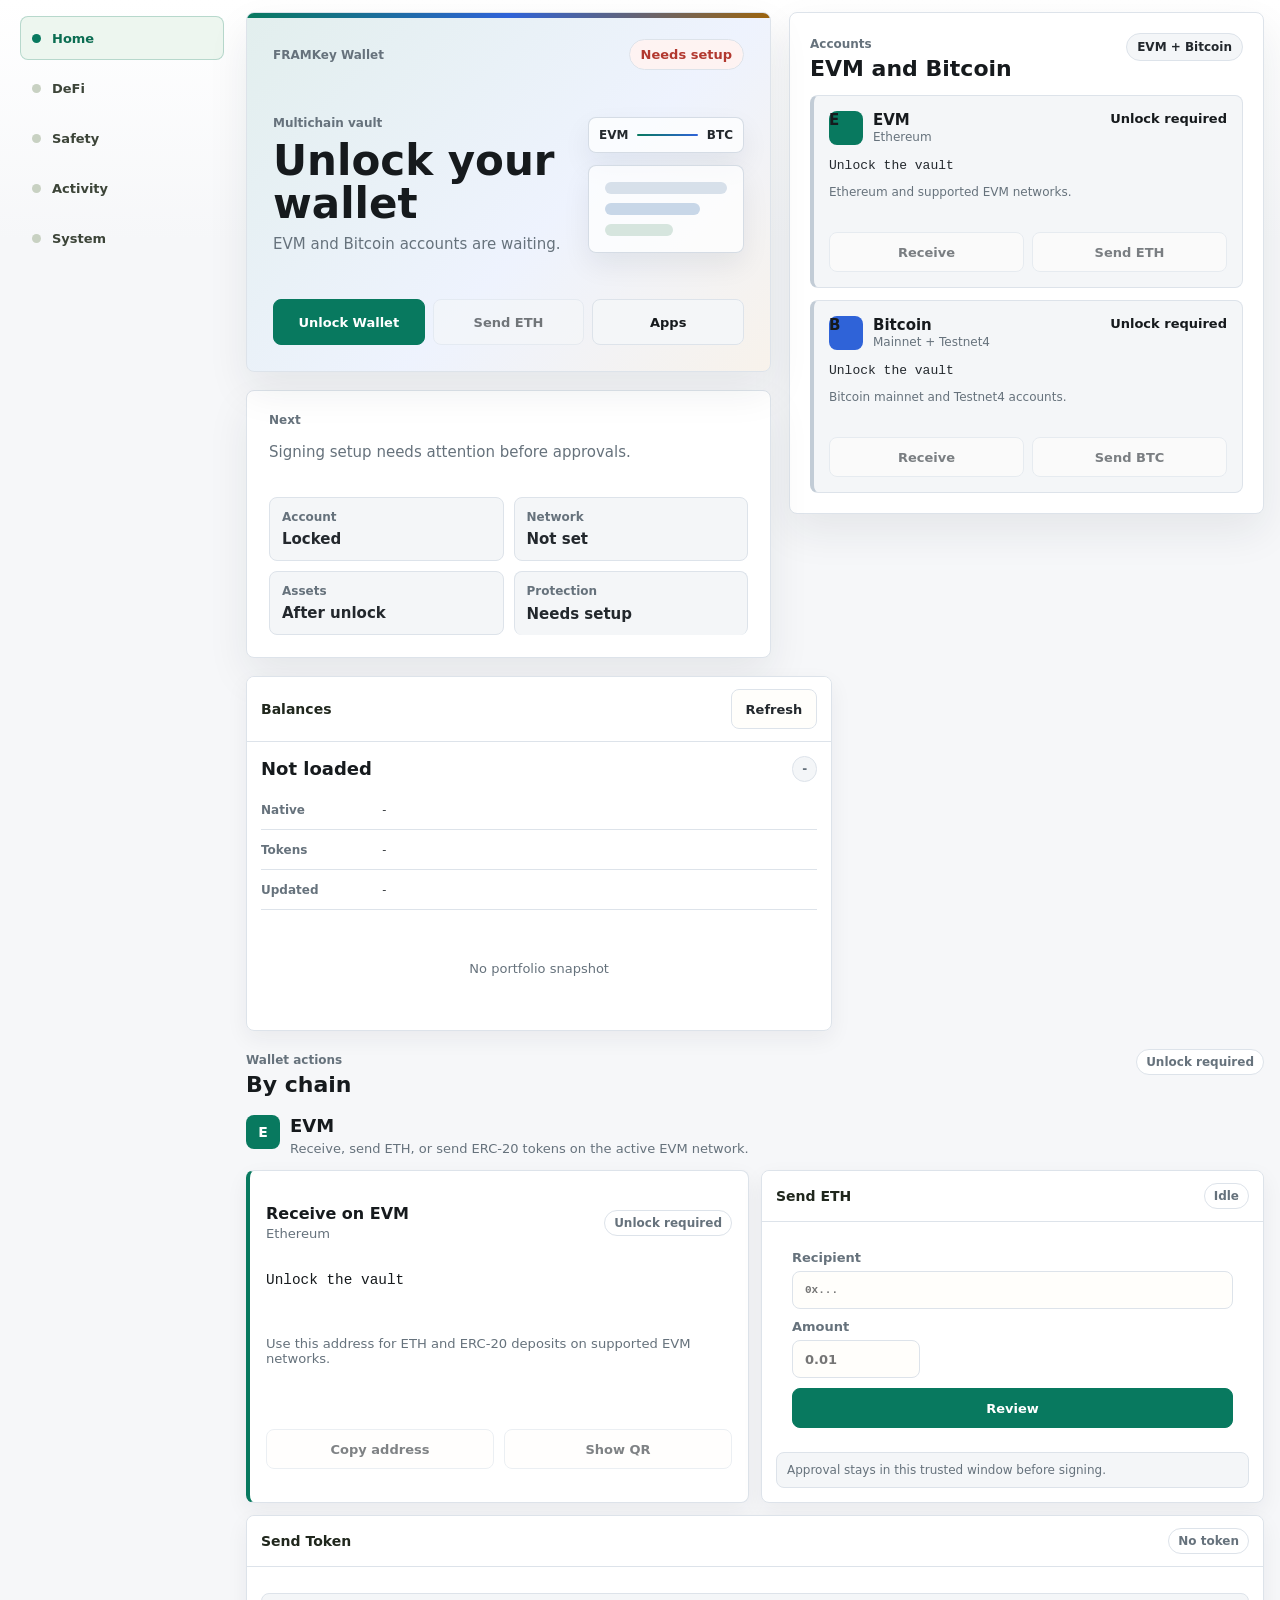
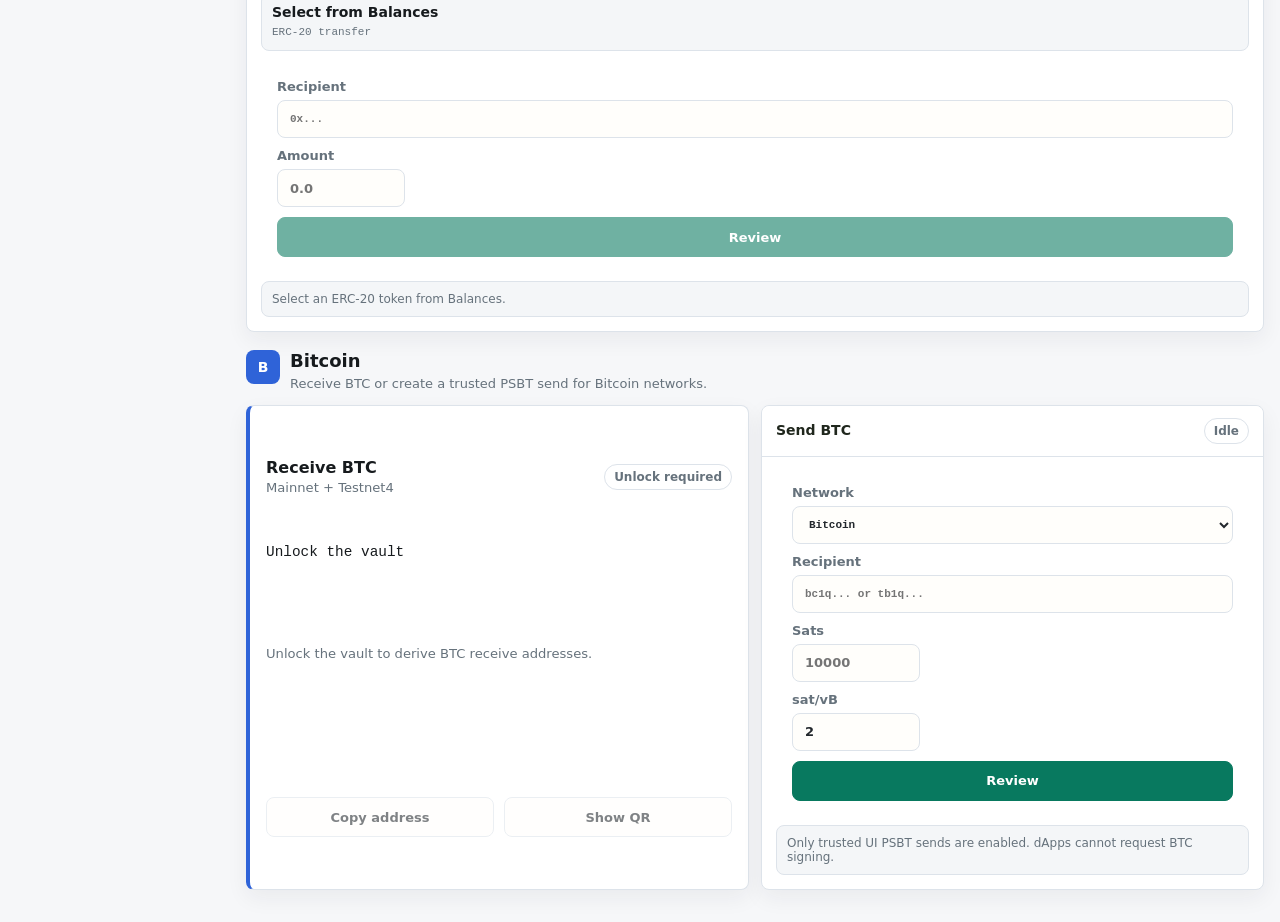
<file: apps/framkey-desktop/ui/index.html>
<!doctype html>
<html lang="en">
  <head>
    <meta charset="UTF-8" />
    <meta name="viewport" content="width=device-width, initial-scale=1.0" />
    <title>FRAMKey</title>
    <link rel="stylesheet" href="styles.css" />
  </head>
  <body>
    <main class="app-shell">
      <section class="workspace-tabs" role="tablist" aria-label="FRAMKey navigation">
        <span id="runtime-summary" class="shell-state-sink" hidden>Personal vault wallet</span>
        <strong class="status-pill shell-state-sink" id="bridge-state" hidden>Idle</strong>
        <button
          class="workspace-tab"
          id="workspace-tab-wallet"
          type="button"
          role="tab"
          aria-controls="trusted-workspace"
          aria-selected="true"
          data-workspace-tab="wallet"
        >
          <span>Home</span>
          <span class="workspace-tab-count" data-workspace-count="wallet" hidden>0</span>
        </button>
        <button
          class="workspace-tab"
          id="workspace-tab-defi"
          type="button"
          role="tab"
          aria-controls="trusted-workspace"
          aria-selected="false"
          data-workspace-tab="defi"
        >
          <span>DeFi</span>
          <span class="workspace-tab-count" data-workspace-count="defi" hidden>0</span>
        </button>
        <button
          class="workspace-tab"
          id="workspace-tab-recovery"
          type="button"
          role="tab"
          aria-controls="trusted-workspace"
          aria-selected="false"
          data-workspace-tab="recovery"
        >
          <span>Safety</span>
          <span class="workspace-tab-count" data-workspace-count="recovery" hidden>0</span>
        </button>
        <button
          class="workspace-tab"
          id="workspace-tab-activity"
          type="button"
          role="tab"
          aria-controls="trusted-workspace"
          aria-selected="false"
          data-workspace-tab="activity"
        >
          <span>Activity</span>
          <span class="workspace-tab-count" data-workspace-count="activity" hidden>0</span>
        </button>
        <button
          class="workspace-tab"
          id="workspace-tab-diagnostics"
          type="button"
          role="tab"
          aria-controls="trusted-workspace"
          aria-selected="false"
          data-workspace-tab="diagnostics"
        >
          <span>System</span>
          <span class="workspace-tab-count" data-workspace-count="diagnostics" hidden>0</span>
        </button>
      </section>

      <section class="layout" id="trusted-workspace">
        <section class="wallet-home-panel workspace-panel" data-workspace="wallet">
          <div class="wallet-home-experience">
            <article class="account-card wallet-hero-card">
              <div class="account-card-top">
                <span class="eyebrow">FRAMKey Wallet</span>
                <strong id="wallet-home-readiness" class="product-state-pill" data-tone="idle">Locked</strong>
              </div>
              <div class="wallet-hero-body">
                <div class="account-card-summary">
                  <span>Multichain vault</span>
                  <h2 id="wallet-home-balance">Unlock your wallet</h2>
                  <p id="wallet-home-address">EVM and Bitcoin accounts are waiting.</p>
                </div>
                <div class="wallet-hero-visual" aria-hidden="true">
                  <div class="wallet-rail">
                    <span>EVM</span>
                    <i></i>
                    <span>BTC</span>
                  </div>
                  <div class="wallet-plate">
                    <span></span>
                    <span></span>
                    <span></span>
                  </div>
                </div>
              </div>
              <div class="wallet-hero-actions product-actions">
                <button id="wallet-action-connect" type="button">Unlock Wallet</button>
                <button id="wallet-action-send" type="button">Send</button>
                <button id="wallet-action-defi" type="button">Apps</button>
              </div>
            </article>

            <section class="wallet-chain-panel" aria-label="Wallet accounts">
              <div class="consumer-section-header">
                <div>
                  <span class="eyebrow">Accounts</span>
                  <h2>EVM and Bitcoin</h2>
                </div>
                <span id="wallet-home-network">EVM + Bitcoin</span>
              </div>
              <div id="wallet-home-chains" class="home-chain-grid" aria-label="Wallet chains">
                <article class="home-chain-card" data-family="evm">
                  <div>
                    <span>EVM</span>
                    <strong>Unlock required</strong>
                  </div>
                  <p>Ethereum and supported EVM networks</p>
                </article>
                <article class="home-chain-card" data-family="btc">
                  <div>
                    <span>Bitcoin</span>
                    <strong>Unlock required</strong>
                  </div>
                  <p>Mainnet and Testnet4 accounts</p>
                </article>
              </div>
            </section>

            <aside class="home-signal-card wallet-next-card">
              <span class="eyebrow">Next</span>
              <p id="wallet-home-guidance">Unlock the vault to use wallet actions.</p>
              <div class="product-status-grid">
                <article>
                  <span>Account</span>
                  <strong id="wallet-home-account">Not connected</strong>
                </article>
                <article>
                  <span>Network</span>
                  <strong id="wallet-home-rpc">Not checked</strong>
                </article>
                <article>
                  <span>Assets</span>
                  <strong id="wallet-home-assets">No snapshot</strong>
                </article>
                <article>
                  <span>Protection</span>
                  <strong id="wallet-home-security">Signer pending</strong>
                </article>
              </div>
            </aside>
          </div>
        </section>

        <div class="panel portfolio-panel workspace-panel" data-workspace="wallet">
          <div class="panel-header">
            <h2>Balances</h2>
            <button id="refresh-portfolio" type="button">Refresh</button>
          </div>
          <div class="portfolio-headline">
            <strong id="portfolio-summary">Not loaded</strong>
            <span id="portfolio-block">-</span>
          </div>
          <dl class="facts portfolio-facts">
            <dt>Native</dt>
            <dd id="portfolio-native">-</dd>
            <dt>Tokens</dt>
            <dd id="portfolio-token-count">-</dd>
            <dt>Updated</dt>
            <dd id="portfolio-updated">-</dd>
          </dl>
          <div id="portfolio-assets" class="portfolio-assets">
            <div class="review-empty">No portfolio snapshot</div>
          </div>
        </div>

        <section class="chain-actions-panel workspace-panel" data-workspace="wallet">
          <div class="chain-actions-header">
            <div>
              <span class="eyebrow">Wallet actions</span>
              <h2>By chain</h2>
            </div>
            <span id="multichain-summary" class="mini-pill" data-tone="idle">Unlock required</span>
          </div>

          <section class="chain-action-group" data-family="evm">
            <div class="chain-action-group-header">
              <div>
                <span class="chain-action-mark">E</span>
                <div>
                  <h3>EVM</h3>
                  <p>Receive, send ETH, or send ERC-20 tokens on the active EVM network.</p>
                </div>
              </div>
            </div>
            <div class="chain-action-grid">
              <div id="evm-receive-account" class="chain-receive-slot">
                <div class="review-empty">Unlock the vault to show the EVM receive address</div>
              </div>

              <article class="chain-action-card native-send-panel">
                <div class="panel-header">
                  <h2 id="native-send-title">Send ETH</h2>
                  <span id="native-send-status" class="mini-pill" data-tone="idle">Idle</span>
                </div>
                <form id="native-send-form" class="native-send-form">
                  <label class="field-label" for="native-send-to">
                    <span>Recipient</span>
                    <input
                      id="native-send-to"
                      class="url-input"
                      type="text"
                      spellcheck="false"
                      autocomplete="off"
                      inputmode="text"
                      placeholder="0x..."
                    />
                  </label>
                  <label class="field-label" for="native-send-amount">
                    <span>Amount</span>
                    <input
                      id="native-send-amount"
                      class="small-input native-send-amount"
                      type="text"
                      inputmode="decimal"
                      spellcheck="false"
                      autocomplete="off"
                      placeholder="0.01"
                    />
                  </label>
                  <button id="native-send-submit" type="submit">Review</button>
                </form>
                <div id="native-send-detail" class="native-send-detail">
                  <span>Approval stays in this trusted window before signing.</span>
                </div>
              </article>

              <article class="chain-action-card token-send-panel">
                <div class="panel-header">
                  <h2>Send Token</h2>
                  <span id="token-send-status" class="mini-pill" data-tone="idle">No token</span>
                </div>
                <div id="token-send-selected" class="token-send-selected">
                  <strong>Select from Balances</strong>
                  <span>ERC-20 transfer</span>
                </div>
                <form id="token-send-form" class="native-send-form token-send-form">
                  <label class="field-label" for="token-send-to">
                    <span>Recipient</span>
                    <input
                      id="token-send-to"
                      class="url-input"
                      type="text"
                      spellcheck="false"
                      autocomplete="off"
                      inputmode="text"
                      placeholder="0x..."
                    />
                  </label>
                  <label class="field-label" for="token-send-amount">
                    <span>Amount</span>
                    <input
                      id="token-send-amount"
                      class="small-input native-send-amount"
                      type="text"
                      inputmode="decimal"
                      spellcheck="false"
                      autocomplete="off"
                      placeholder="0.0"
                    />
                  </label>
                  <button id="token-send-submit" type="submit" disabled>Review</button>
                </form>
                <div id="token-send-detail" class="native-send-detail">
                  <span>Select an ERC-20 token from Balances.</span>
                </div>
              </article>
            </div>
          </section>

          <section class="chain-action-group" data-family="btc">
            <div class="chain-action-group-header">
              <div>
                <span class="chain-action-mark">B</span>
                <div>
                  <h3>Bitcoin</h3>
                  <p>Receive BTC or create a trusted PSBT send for Bitcoin networks.</p>
                </div>
              </div>
            </div>
            <div class="chain-action-grid btc-chain-action-grid">
              <div id="btc-receive-accounts" class="chain-receive-stack">
                <div class="review-empty">Unlock the vault to show Bitcoin receive addresses</div>
              </div>

              <article class="chain-action-card btc-send-panel">
                <div class="panel-header">
                  <h2>Send BTC</h2>
                  <span id="btc-send-status" class="mini-pill" data-tone="idle">Idle</span>
                </div>
                <form id="btc-send-form" class="native-send-form">
                  <label class="field-label" for="btc-send-network">
                    <span>Network</span>
                    <select id="btc-send-network" class="url-input">
                      <option value="bitcoin-mainnet">Bitcoin</option>
                      <option value="bitcoin-testnet4">Bitcoin Testnet4</option>
                    </select>
                  </label>
                  <label class="field-label" for="btc-send-to">
                    <span>Recipient</span>
                    <input
                      id="btc-send-to"
                      class="url-input"
                      type="text"
                      spellcheck="false"
                      autocomplete="off"
                      inputmode="text"
                      placeholder="bc1q... or tb1q..."
                    />
                  </label>
                  <label class="field-label" for="btc-send-amount-sat">
                    <span>Sats</span>
                    <input
                      id="btc-send-amount-sat"
                      class="small-input native-send-amount"
                      type="text"
                      inputmode="numeric"
                      spellcheck="false"
                      autocomplete="off"
                      placeholder="10000"
                    />
                  </label>
                  <label class="field-label" for="btc-send-fee-rate">
                    <span>sat/vB</span>
                    <input
                      id="btc-send-fee-rate"
                      class="small-input native-send-amount"
                      type="number"
                      inputmode="numeric"
                      min="1"
                      max="1000"
                      step="1"
                      value="2"
                    />
                  </label>
                  <button id="btc-send-submit" type="submit">Review</button>
                </form>
                <div id="btc-send-detail" class="native-send-detail">
                  <span>Only trusted UI PSBT sends are enabled. dApps cannot request BTC signing.</span>
                </div>
              </article>
            </div>
            <div id="btc-strategy" class="btc-strategy"></div>
          </section>
        </section>

        <div class="panel rpc-health-panel workspace-panel" data-workspace="diagnostics">
          <div class="panel-header">
            <h2>Network</h2>
            <button id="refresh-rpc-health" type="button">Check</button>
          </div>
          <div class="portfolio-headline">
            <strong id="rpc-health-summary">Not checked</strong>
            <span id="rpc-health-provider">RPC</span>
          </div>
          <dl class="facts portfolio-facts">
            <dt>Chain</dt>
            <dd id="rpc-health-chain">-</dd>
            <dt>Latest Block</dt>
            <dd id="rpc-health-block">-</dd>
            <dt>Latency</dt>
            <dd id="rpc-health-latency">-</dd>
            <dt>Checked</dt>
            <dd id="rpc-health-updated">-</dd>
          </dl>
          <div id="rpc-health-detail" class="rpc-health-detail">
            <span>Token and endpoint are hidden</span>
          </div>
        </div>

        <div class="panel vault-account-panel workspace-panel" data-workspace="diagnostics">
          <div class="panel-header">
            <h2>Account & Device</h2>
            <button id="refresh-status" type="button">Refresh</button>
          </div>
          <dl class="facts">
            <dt>Chain</dt>
            <dd id="chain-id">-</dd>
            <dt>Network</dt>
            <dd id="network-name">-</dd>
            <dt>Address</dt>
            <dd id="account-address">Not connected</dd>
            <dt>Balance</dt>
            <dd id="account-balance">-</dd>
            <dt>Wallet</dt>
            <dd id="wallet-mode">-</dd>
            <dt>RPC</dt>
            <dd id="rpc-status">-</dd>
            <dt>Device</dt>
            <dd id="device">-</dd>
            <dt>Signing Service</dt>
            <dd id="signer-helper">-</dd>
          </dl>
          <div class="network-switcher">
            <label class="field-label" for="network-select">
              <span>Active Network</span>
              <select id="network-select" class="network-select" aria-label="Active network"></select>
            </label>
            <button id="switch-network" type="button">Switch</button>
          </div>
          <div class="actions">
            <button id="connect-card" type="button">Connect Vault</button>
            <button id="authorize-keychain-helper" type="button">Repair Signing Access</button>
            <button id="open-dapp" type="button">Open Local App</button>
          </div>
        </div>

        <section class="activity-home-panel workspace-panel task-workspace-panel" data-workspace="activity">
          <div class="workspace-command-strip activity-command-strip">
            <div>
              <span class="eyebrow">Activity</span>
              <h2 id="activity-home-title">No wallet activity yet</h2>
              <p id="activity-home-subtitle">Approved dApp transactions and trusted sends will appear here.</p>
            </div>
            <span id="activity-home-state" class="product-state-pill" data-tone="idle">Empty</span>
          </div>
          <div class="activity-cockpit" aria-label="Activity status">
            <article id="activity-cockpit-outcome" class="apps-cockpit-card" data-tone="idle">
              <span>Latest outcome</span>
              <strong id="activity-latest-outcome">No transaction</strong>
              <small id="activity-latest-outcome-detail">Nothing has been approved or submitted.</small>
            </article>
            <article id="activity-cockpit-receipt" class="apps-cockpit-card" data-tone="idle">
              <span>Network status</span>
              <strong id="activity-receipt-state">No pending receipt</strong>
              <small id="activity-receipt-detail">Broadcast transactions are checked automatically.</small>
            </article>
            <article id="activity-cockpit-storage" class="apps-cockpit-card" data-tone="idle">
              <span>History</span>
              <strong id="activity-storage-state">Local session only</strong>
              <small id="activity-storage-detail">Sanitized history is restored when available.</small>
            </article>
            <article id="activity-cockpit-next" class="apps-cockpit-card" data-tone="warn">
              <span>Next action</span>
              <strong id="activity-next-action">Use an app</strong>
              <small id="activity-next-detail">Approve a transaction to start tracking it here.</small>
            </article>
          </div>
        </section>

        <div class="panel activity-panel workspace-panel" data-workspace="defi activity">
          <div class="panel-header">
            <h2>Recent wallet activity</h2>
            <div class="panel-actions">
              <button id="refresh-activity" type="button">Refresh</button>
              <button id="refresh-receipts" type="button">Check status</button>
              <button id="clear-activity" type="button" disabled>Clear history</button>
            </div>
          </div>
          <div class="review-meta">
            <span id="activity-count">0 transactions</span>
            <span id="activity-receipt-tracking" data-tone="idle">No pending receipts</span>
            <span id="activity-persistence" data-tone="idle">Local session only</span>
          </div>
          <div id="transaction-activity" class="transaction-activity">
            <div class="review-empty">No transaction activity</div>
          </div>
        </div>

        <section class="defi-home-panel workspace-panel task-workspace-panel" data-workspace="defi">
          <div class="workspace-command-strip apps-command-strip">
            <div>
              <span class="eyebrow">DeFi</span>
              <h2 id="defi-home-title">Choose a DeFi app</h2>
              <p id="defi-home-subtitle">FRAMKey stays between apps and your wallet.</p>
            </div>
            <span id="defi-home-state" class="product-state-pill">Ready</span>
          </div>
          <button id="defi-review-callout" class="pending-review-callout" type="button" hidden>
            <span>Approval waiting</span>
            <strong id="defi-review-callout-title">Review request</strong>
            <small id="defi-review-callout-detail">Open the approval card</small>
          </button>
          <section id="defi-primary-approval" class="apps-primary-approval" hidden>
            <div class="apps-primary-approval-copy">
              <span class="eyebrow">Approval</span>
              <strong id="defi-primary-approval-title">Review request</strong>
              <p id="defi-primary-approval-detail">Check what the app wants before approving.</p>
              <div id="defi-primary-approval-impact" class="approval-impact-row"></div>
            </div>
            <div class="apps-primary-approval-actions">
              <button id="defi-primary-approval-approve" type="button">Approve</button>
              <button id="defi-primary-approval-reject" type="button">Reject</button>
              <button id="defi-primary-approval-details" type="button">Details</button>
            </div>
          </section>
          <div class="apps-cockpit" aria-label="DeFi status">
            <article id="defi-cockpit-app" class="apps-cockpit-card" data-tone="idle">
              <span>Current app</span>
              <strong id="defi-current-app">No app open</strong>
              <small id="defi-current-origin">Choose Uniswap, Aave, or enter a URL.</small>
            </article>
            <article id="defi-cockpit-access" class="apps-cockpit-card" data-tone="idle">
              <span>Wallet access</span>
              <strong id="defi-access-state">Not connected</strong>
              <small id="defi-access-detail">No app can see the wallet yet.</small>
            </article>
            <article id="defi-cockpit-next" class="apps-cockpit-card" data-tone="warn">
              <span>Next action</span>
              <strong id="defi-next-action">Open an app</strong>
              <small id="defi-next-detail">Use FRAMKey for every approval.</small>
            </article>
            <article id="defi-cockpit-result" class="apps-cockpit-card" data-tone="idle">
              <span>Latest result</span>
              <strong id="defi-latest-result">No app activity</strong>
              <small id="defi-latest-result-detail">Transactions and signatures will appear here.</small>
            </article>
          </div>
          <div class="app-card-grid user-action-grid">
            <button id="defi-action-uniswap" class="app-card app-card-uniswap" type="button">
              <span class="app-card-mark">U</span>
              <strong>Uniswap</strong>
              <small>Swap</small>
            </button>
            <button id="defi-action-aave" class="app-card app-card-aave" type="button">
              <span class="app-card-mark">A</span>
              <strong>Aave</strong>
              <small>Earn / borrow</small>
            </button>
            <button id="defi-action-connect" class="app-card app-card-custom" type="button">
              <span class="app-card-mark">URL</span>
              <strong>Custom URL</strong>
              <small>Open any app</small>
            </button>
          </div>
          <div class="journey-steps compact-progress">
            <article id="defi-step-rpc" data-tone="idle">
              <span>1</span>
              <strong>Network</strong>
              <small>Checking</small>
            </article>
            <article id="defi-step-provider" data-tone="idle">
              <span>2</span>
              <strong>App</strong>
              <small>Waiting</small>
            </article>
            <article id="defi-step-connect" data-tone="idle">
              <span>3</span>
              <strong>Access</strong>
              <small>Not connected</small>
            </article>
            <article id="defi-step-review" data-tone="idle">
              <span>4</span>
              <strong>Approval</strong>
              <small>Clear</small>
            </article>
          </div>
        </section>

        <div class="panel defi-browser-panel workspace-panel" data-workspace="defi">
          <div class="panel-header">
            <h2>App window</h2>
          </div>
          <div class="browser-launcher">
            <input
              id="dapp-url"
              class="url-input"
              type="url"
              inputmode="url"
              spellcheck="false"
              autocomplete="off"
              value="https://app.uniswap.org/"
              aria-label="DeFi app URL"
            />
            <button id="open-custom-dapp" type="button">Open URL</button>
          </div>
          <div class="actions browser-actions">
            <button id="open-uniswap" type="button">Open Uniswap</button>
            <button id="open-aave" type="button">Open Aave</button>
            <button id="open-local-dapp" type="button">Test App</button>
          </div>
          <div class="browser-nav">
            <button id="dapp-nav-back" type="button">Back</button>
            <button id="dapp-nav-forward" type="button">Forward</button>
            <button id="dapp-nav-reload" type="button">Reload</button>
            <button id="dapp-nav-home" type="button">Home</button>
          </div>
          <details class="app-window-details">
            <summary>Window details</summary>
            <dl class="facts browser-facts">
              <dt>Target</dt>
              <dd id="dapp-current-target">No app open</dd>
              <dt>Origin</dt>
              <dd id="dapp-current-origin">-</dd>
              <dt>URL</dt>
              <dd id="dapp-current-url">-</dd>
              <dt>Load</dt>
              <dd id="dapp-load-status">Not loaded</dd>
              <dt>Updated</dt>
              <dd id="dapp-updated">-</dd>
            </dl>
          </details>
        </div>

        <div class="panel session-panel workspace-panel" data-workspace="diagnostics">
          <div class="panel-header">
            <h2>App session</h2>
            <span id="session-summary" class="mini-pill">No dApp</span>
          </div>
          <div id="readiness-grid" class="readiness-grid"></div>
          <dl class="facts session-facts">
            <dt>dApp</dt>
            <dd id="session-dapp">No app open</dd>
            <dt>Account Grant</dt>
            <dd id="session-account-grant">No connected site</dd>
            <dt>Provider</dt>
            <dd id="session-provider">No events</dd>
            <dt>Latest Sign</dt>
            <dd id="session-sign">No signature request</dd>
            <dt>Latest Tx</dt>
            <dd id="session-transaction">No transaction request</dd>
            <dt>Next Action</dt>
            <dd id="session-next-action">Connect account</dd>
          </dl>
        </div>

        <div class="panel compatibility-panel workspace-panel" data-workspace="diagnostics">
          <div class="panel-header">
            <h2>App checks</h2>
            <span id="compatibility-summary" class="mini-pill">No runs</span>
          </div>
          <div id="compatibility-grid" class="compatibility-grid"></div>
        </div>

        <div class="panel connected-sites-panel workspace-panel" data-workspace="defi diagnostics">
          <div class="panel-header">
            <h2>Sites with wallet access</h2>
            <button id="refresh-connections" type="button">Refresh</button>
          </div>
          <ul id="connected-sites" class="connected-sites"></ul>
        </div>

        <div class="panel provider-events-panel workspace-panel" data-workspace="diagnostics">
          <div class="panel-header">
            <h2>App event log</h2>
            <div class="panel-actions">
              <button id="refresh-provider-events" type="button">Refresh</button>
              <button id="clear-provider-events" type="button">Clear</button>
            </div>
          </div>
          <div class="review-meta">
            <span id="provider-event-count">0 events</span>
          </div>
          <div id="provider-events" class="provider-events"></div>
        </div>

        <section class="recovery-home-panel workspace-panel task-workspace-panel" data-workspace="recovery">
          <div class="workspace-command-strip safety-command-strip">
            <div>
              <span class="eyebrow">Safety</span>
              <h2 id="recovery-home-title">Protect this wallet</h2>
              <p id="recovery-home-subtitle">Create, place, and test the backup files before the wallet carries value.</p>
            </div>
            <span id="recovery-home-state" class="product-state-pill">Not created</span>
          </div>
          <div class="product-status-grid recovery-product-grid compact-status-grid">
            <article>
              <span>Files</span>
              <strong id="recovery-home-pack">Waiting</strong>
            </article>
            <article>
              <span>Stored safely</span>
              <strong id="recovery-home-placement">Incomplete</strong>
            </article>
            <article>
              <span>Restore path</span>
              <strong id="recovery-home-drill">Not run</strong>
            </article>
          </div>
          <div class="safety-task-grid safety-task-selector" aria-label="Safety actions">
            <button
              id="safety-action-physical-backup"
              class="safety-task-card"
              type="button"
              data-safety-task="rom"
              aria-pressed="true"
            >
              <span>CH347 ROM</span>
              <strong>Write / read physical backup</strong>
              <small>Write a backup file to ROM, or read a ROM back into a backup file.</small>
            </button>
            <button
              id="safety-action-recover"
              class="safety-task-card"
              type="button"
              data-safety-task="restore"
              aria-pressed="false"
            >
              <span>Recovery</span>
              <strong>Use an existing backup</strong>
              <small>Choose enough backup files and restore the vault device.</small>
            </button>
            <button
              id="safety-action-create"
              class="safety-task-card"
              type="button"
              data-safety-task="create"
              aria-pressed="false"
            >
              <span>New wallet</span>
              <strong>Create backups</strong>
              <small>Generate backup files and write the connected GBA.</small>
            </button>
          </div>
        </section>

        <div class="panel physical-backup-panel workspace-panel" data-workspace="recovery" data-safety-panel="rom">
          <div class="panel-header">
            <h2>CH347 ROM physical backup</h2>
          </div>
          <input
            id="physical-backup-path"
            class="restore-hidden-input"
            type="text"
            spellcheck="false"
            autocomplete="off"
            aria-label="Physical backup file path"
          />
          <input
            id="physical-backup-output-dir"
            class="restore-hidden-input"
            type="text"
            spellcheck="false"
            autocomplete="off"
            aria-label="Physical backup output directory"
          />
          <ol class="restore-flow physical-backup-flow" aria-label="CH347 ROM backup steps">
            <li id="physical-backup-step-file" class="restore-step" data-state="idle">
              <span class="restore-step-number">1</span>
              <div class="restore-step-copy">
                <strong>Choose backup file</strong>
                <span id="physical-backup-summary">No file selected</span>
              </div>
              <div class="restore-step-actions">
                <button id="choose-physical-backup-file" type="button">Choose File</button>
              </div>
            </li>
            <li id="physical-backup-step-write" class="restore-step restore-step-danger" data-state="locked">
              <span class="restore-step-number">2</span>
              <div class="restore-step-copy">
                <strong>Write + verify CH347</strong>
                <span id="physical-backup-write-summary">Choose a backup file first</span>
              </div>
              <div class="physical-backup-options">
                <label class="field-label" for="physical-backup-flashrom">
                  <span>flashrom</span>
                  <input
                    id="physical-backup-flashrom"
                    class="url-input"
                    type="text"
                    spellcheck="false"
                    autocomplete="off"
                    value="/opt/homebrew/sbin/flashrom"
                  />
                </label>
                <label class="field-label" for="physical-backup-chip">
                  <span>Chip</span>
                  <input
                    id="physical-backup-chip"
                    class="url-input"
                    type="text"
                    spellcheck="false"
                    autocomplete="off"
                    placeholder="Auto-detect"
                  />
                </label>
                <label class="field-label" for="physical-backup-spispeed">
                  <span>Speed</span>
                  <select id="physical-backup-spispeed" class="small-input">
                    <option value="15M" selected>15M</option>
                    <option value="7.5M">7.5M</option>
                    <option value="3.75M">3.75M</option>
                    <option value="1.875M">1.875M</option>
                    <option value="30M">30M</option>
                    <option value="60M">60M</option>
                    <option value="937.5K">937.5K</option>
                    <option value="468.75K">468.75K</option>
                  </select>
                </label>
              </div>
              <label class="check-row restore-confirm-row" for="physical-backup-confirm">
                <input id="physical-backup-confirm" type="checkbox" />
                <span>Replace the connected ROM with this backup</span>
              </label>
              <button id="write-physical-backup" type="button" disabled>Write and verify</button>
              <div id="physical-backup-status" class="operation-status" data-tone="idle" aria-live="polite" hidden></div>
            </li>
            <li id="physical-backup-step-read" class="restore-step" data-state="idle">
              <span class="restore-step-number">3</span>
              <div class="restore-step-copy">
                <strong>Read ROM backup</strong>
                <span id="physical-backup-read-summary">Choose an output directory</span>
              </div>
              <div class="restore-step-actions">
                <button id="choose-physical-backup-output-dir" type="button">Choose Folder</button>
                <button id="read-physical-backup" type="button" disabled>Read ROM</button>
              </div>
              <div id="physical-backup-read-status" class="operation-status" data-tone="idle" aria-live="polite" hidden></div>
            </li>
          </ol>
        </div>

        <div class="panel recover-vault-panel workspace-panel" data-workspace="recovery" data-safety-panel="restore">
          <div class="panel-header">
            <h2>Use an existing backup</h2>
          </div>
          <input
            id="vault-backup-path"
            class="restore-hidden-input"
            type="text"
            spellcheck="false"
            autocomplete="off"
            aria-label="Internal backup source"
          />
          <ol class="restore-flow" aria-label="Wallet recovery steps">
            <li id="restore-step-files" class="restore-step" data-state="idle">
              <span class="restore-step-number">1</span>
              <div class="restore-step-copy">
                <strong>Choose backup files</strong>
                <span id="recovery-set-summary" data-tone="idle">No backup files selected</span>
              </div>
              <div class="restore-step-actions">
                <button id="clear-recovery-files" type="button">Clear</button>
              </div>
              <div class="restore-scheme-grid" aria-label="Recovery method">
                <button
                  id="restore-scheme-cloud-physical"
                  class="restore-scheme-card"
                  type="button"
                  data-recovery-scheme="cloudPhysical"
                  aria-pressed="true"
                >
                  <span>Cloud + physical</span>
                  <strong>iCloud + Google + one physical file</strong>
                  <small>Use this when both cloud backups are available.</small>
                </button>
                <button
                  id="restore-scheme-physical-pair"
                  class="restore-scheme-card"
                  type="button"
                  data-recovery-scheme="physicalPair"
                  aria-pressed="false"
                >
                  <span>Two physical files</span>
                  <strong>Local + off-site</strong>
                  <small>Use this when cloud backups are unavailable.</small>
                </button>
              </div>
              <div id="restore-file-slots" class="restore-slot-grid" aria-label="Required backup files"></div>
              <div id="recovery-set-policy" class="restore-step-note" data-tone="idle">
                FRAMKey will verify the files during restore.
              </div>
              <div id="restore-selected-files" class="restore-file-list" hidden></div>
            </li>
            <li id="restore-step-write" class="restore-step restore-step-danger" data-state="locked">
              <span class="restore-step-number">2</span>
              <div class="restore-step-copy">
                <strong>Bind Mac + write GBA</strong>
                <span id="restore-write-summary">Choose backup files first</span>
              </div>
              <label class="check-row restore-confirm-row" for="recover-overwrite">
                <input id="recover-overwrite" type="checkbox" />
                <span>I understand this replaces the connected vault device</span>
              </label>
              <button id="recover-vault" type="button">Restore wallet</button>
              <div id="restore-write-detail" class="operation-status" data-tone="idle" aria-live="polite" hidden></div>
            </li>
          </ol>
          <details class="restore-advanced">
            <summary>Advanced file paths</summary>
            <label class="field-label" for="recovery-file-paths">
              <span>Backup files</span>
              <textarea
                id="recovery-file-paths"
                class="path-list-input"
                spellcheck="false"
                autocomplete="off"
                placeholder="~/FRAMKey-Recovery/backup-01.dat&#10;~/FRAMKey-Recovery/backup-02.dat&#10;~/FRAMKey-Recovery/backup-03.dat"
                rows="4"
              ></textarea>
            </label>
          </details>
        </div>

        <div class="panel create-vault-panel workspace-panel" data-workspace="recovery" data-safety-panel="create">
          <div class="panel-header">
            <div>
              <h2>Create a new wallet</h2>
              <span>Generate backups, bind this Mac, then write the connected GBA.</span>
            </div>
          </div>
          <ol class="restore-flow create-flow" aria-label="New wallet creation steps">
            <li class="restore-step" data-state="active">
              <span class="restore-step-number">1</span>
              <div class="restore-step-copy">
                <strong>New wallet</strong>
                <span>FRAMKey will create a fresh wallet</span>
              </div>
              <label class="field-label create-inline-field" for="vault-generation">
                <span>Backup version</span>
                <input
                  id="vault-generation"
                  class="small-input"
                  type="number"
                  min="1"
                  step="1"
                  value="1"
                />
              </label>
            </li>
            <li class="restore-step" data-state="active">
              <span class="restore-step-number">2</span>
              <div class="restore-step-copy">
                <strong>Backup folder</strong>
                <span>FRAMKey will create a new backup set here</span>
              </div>
              <label class="field-label recovery-dir-field create-folder-field" for="recovery-out-dir">
                <span>Save recovery pack to</span>
                <input
                  id="recovery-out-dir"
                  class="url-input"
                  type="text"
                  spellcheck="false"
                  autocomplete="off"
                  value="~/FRAMKey-Recovery"
                />
              </label>
              <button id="choose-recovery-out-dir" type="button">Choose Folder</button>
            </li>
            <li class="restore-step restore-step-danger" data-state="warn">
              <span class="restore-step-number">3</span>
              <div class="restore-step-copy">
                <strong>Bind Mac + write GBA</strong>
                <span id="create-vault-write-note">Confirm replacement before writing</span>
              </div>
              <label class="check-row restore-confirm-row" for="confirm-overwrite">
                <input id="confirm-overwrite" type="checkbox" />
                <span>Replace the connected vault device with this new wallet</span>
              </label>
              <button id="create-vault" type="button" disabled>Create wallet and write GBA</button>
              <div id="create-vault-status" class="operation-status" data-tone="idle" aria-live="polite" hidden></div>
            </li>
          </ol>
        </div>

        <div class="panel recovery-panel workspace-panel" data-workspace="recovery">
          <div class="panel-header">
            <h2>Where to put each file</h2>
            <button id="clear-recovery-plan" type="button">Forget Plan</button>
          </div>
          <div id="recovery-plan" class="recovery-plan">
            <div class="review-empty">No recovery operation yet</div>
          </div>
        </div>

        <div class="panel review-panel workspace-panel" data-workspace="defi">
          <div class="panel-header">
            <h2>Pending approvals</h2>
            <div class="panel-actions">
              <button id="refresh-review" type="button">Refresh pending</button>
              <button id="clear-review" type="button" disabled>Clear pending</button>
            </div>
          </div>
          <div class="review-meta">
            <span id="review-count">0 waiting approvals</span>
          </div>
          <div id="review-list" class="review-list"></div>
        </div>

        <div class="panel capabilities-panel workspace-panel" data-workspace="diagnostics">
          <div class="panel-header">
            <h2>System details</h2>
          </div>
          <ul class="capabilities" id="capabilities"></ul>
          <details class="raw-output-panel">
            <summary>Raw command output</summary>
            <pre id="output" class="output">{}</pre>
          </details>
        </div>
      </section>
    </main>
    <div
      id="address-qr-modal"
      class="address-qr-modal"
      role="dialog"
      aria-modal="true"
      aria-labelledby="address-qr-title"
      hidden
    >
      <div class="address-qr-backdrop" data-qr-close></div>
      <section class="address-qr-card">
        <div class="address-qr-header">
          <div>
            <span id="address-qr-network" class="eyebrow">Receive</span>
            <h2 id="address-qr-title">Receive address</h2>
          </div>
          <button id="address-qr-close" type="button">Close</button>
        </div>
        <div id="address-qr-code" class="address-qr-code" aria-label="Address QR code"></div>
        <code id="address-qr-address" class="address-qr-address"></code>
        <div class="address-qr-actions">
          <button id="address-qr-copy" type="button">Copy address</button>
        </div>
      </section>
    </div>
    <script src="qr.js"></script>
    <script src="main.js"></script>
  </body>
</html>
</file>
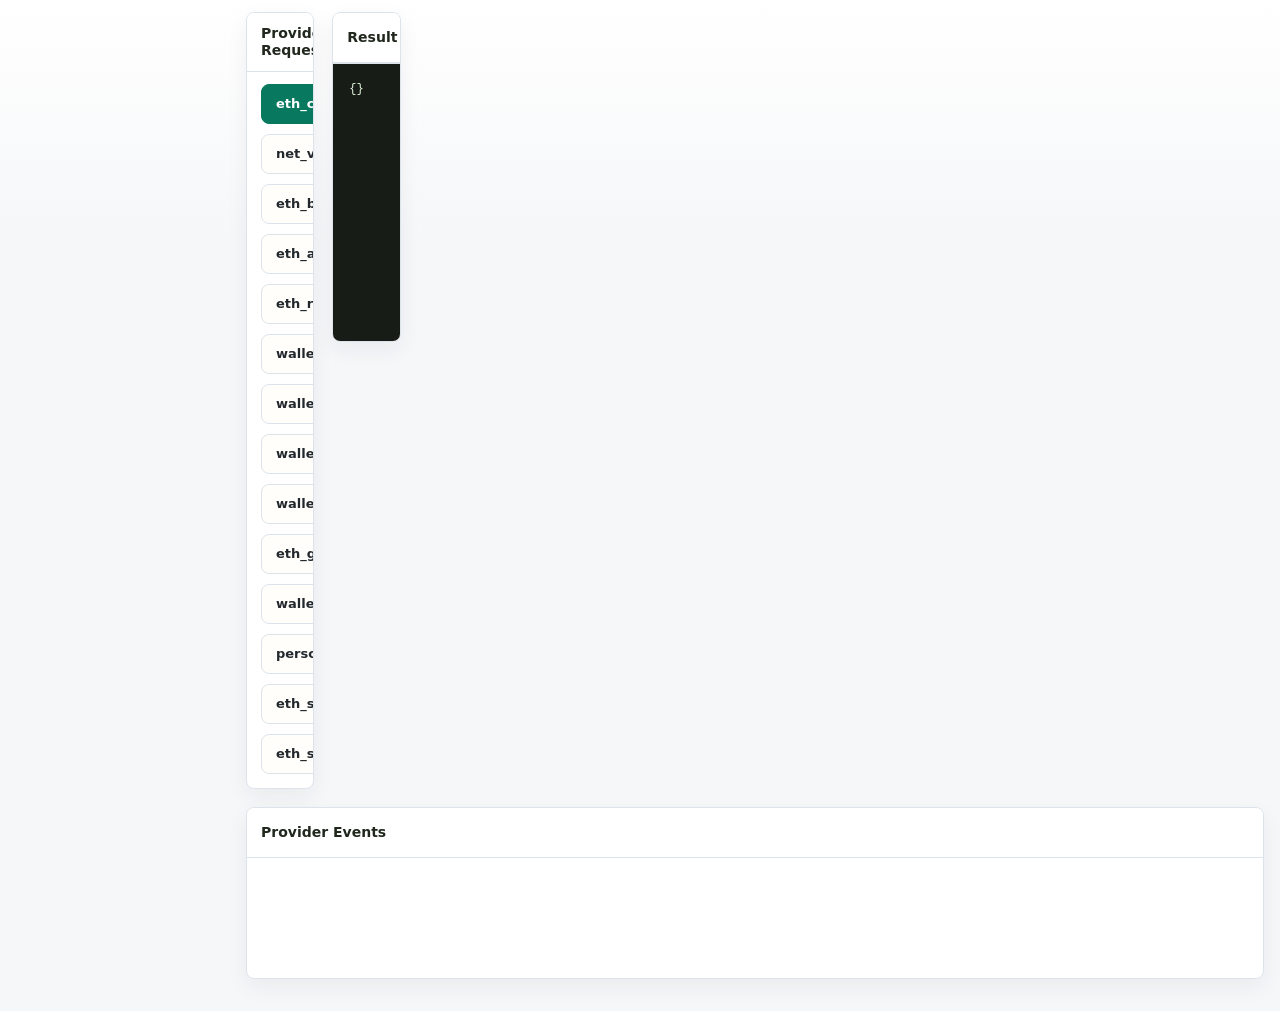
<file: apps/framkey-desktop/ui/dapp.html>
<!doctype html>
<html lang="en">
  <head>
    <meta charset="UTF-8" />
    <meta name="viewport" content="width=device-width, initial-scale=1.0" />
    <title>FRAMKey dApp Test</title>
    <link rel="stylesheet" href="styles.css" />
  </head>
  <body>
    <main class="app-shell">
      <section class="topbar">
        <div>
          <h1>dApp WebView</h1>
          <p id="provider-summary">Provider pending</p>
        </div>
        <div class="status-pill" id="provider-state">Provider loading</div>
      </section>

      <section class="layout dapp-layout">
        <div class="panel">
          <div class="panel-header">
            <h2>Provider Requests</h2>
          </div>
          <div class="actions">
            <button id="chain" type="button">eth_chainId</button>
            <button id="net-version" type="button">net_version</button>
            <button id="block-number" type="button">eth_blockNumber</button>
            <button id="accounts" type="button">eth_accounts</button>
            <button id="request-accounts" type="button">eth_requestAccounts</button>
            <button id="get-permissions" type="button">wallet_getPermissions</button>
            <button id="request-permissions" type="button">wallet_requestPermissions</button>
            <button id="revoke-permissions" type="button">wallet_revokePermissions</button>
            <button id="add-base-chain" type="button">wallet_addEthereumChain</button>
            <button id="balance" type="button">eth_getBalance</button>
            <button id="watch-asset" type="button">wallet_watchAsset</button>
            <button id="personal-sign" type="button">personal_sign</button>
            <button id="typed-data" type="button">eth_signTypedData_v4</button>
            <button id="send-transaction" type="button">eth_sendTransaction</button>
          </div>
        </div>

        <div class="panel">
          <div class="panel-header">
            <h2>Result</h2>
          </div>
          <pre id="dapp-output" class="output">{}</pre>
        </div>

        <div class="panel dapp-events-panel">
          <div class="panel-header">
            <h2>Provider Events</h2>
          </div>
          <ul id="event-log" class="event-log"></ul>
        </div>
      </section>
    </main>
    <script src="dapp.js"></script>
  </body>
</html>
</file>
<file: apps/framkey-desktop/ui/styles.css>
:root {
  color-scheme: light;
  --bg: #eef2f6;
  --surface: #ffffff;
  --surface-2: #f6f8fb;
  --surface-3: #eef7f4;
  --text: #111827;
  --ink: #1f2937;
  --muted: #667085;
  --line: #d9e2ec;
  --line-strong: #c6d0dc;
  --accent: #0f766e;
  --accent-2: #2563eb;
  --accent-3: #7c3aed;
  --warn: #a15c00;
  --bad: #b42318;
  --shadow: 0 18px 42px rgba(17, 24, 39, 0.08);
  --shadow-soft: 0 8px 22px rgba(17, 24, 39, 0.06);
}

* {
  box-sizing: border-box;
}

body {
  margin: 0;
  min-width: 320px;
  min-height: 100vh;
  background: var(--bg);
  color: var(--text);
  font-family:
    Inter, ui-sans-serif, system-ui, -apple-system, BlinkMacSystemFont, "Segoe UI", sans-serif;
}

button {
  min-height: 38px;
  border: 1px solid var(--line);
  border-radius: 8px;
  padding: 0 14px;
  background: var(--surface);
  color: var(--text);
  font: inherit;
  font-weight: 700;
  cursor: pointer;
  transition:
    border-color 120ms ease,
    background 120ms ease,
    box-shadow 120ms ease,
    transform 120ms ease;
}

button:hover {
  border-color: var(--accent);
  box-shadow: 0 4px 12px rgba(15, 118, 110, 0.12);
}

button:disabled {
  cursor: not-allowed;
  opacity: 0.58;
}

button:active {
  transform: translateY(1px);
}

.app-shell {
  width: min(1440px, calc(100vw - 40px));
  margin: 0 auto;
  padding: 26px 0 36px;
  display: grid;
  grid-template-columns: 236px minmax(0, 1fr);
  grid-template-areas:
    "topbar topbar"
    "nav content";
  gap: 20px;
}

.topbar {
  grid-area: topbar;
  display: flex;
  align-items: center;
  justify-content: space-between;
  gap: 18px;
  min-height: 86px;
  border: 1px solid var(--line);
  border-radius: 8px;
  padding: 18px 20px;
  background: var(--surface);
  box-shadow: var(--shadow-soft);
}

.topbar h1 {
  margin: 0;
  font-size: 30px;
  line-height: 1.1;
  letter-spacing: 0;
}

.topbar p {
  margin: 8px 0 0;
  color: var(--muted);
}

.status-pill {
  min-width: 132px;
  border: 1px solid var(--line-strong);
  border-radius: 999px;
  padding: 9px 14px;
  background: var(--surface-2);
  color: var(--muted);
  text-align: center;
  font-size: 13px;
  font-weight: 800;
  white-space: nowrap;
}

.status-pill[data-tone="good"] {
  border-color: rgba(22, 108, 77, 0.38);
  color: var(--accent);
  background: #edf7f0;
}

.status-pill[data-tone="busy"] {
  border-color: rgba(36, 92, 120, 0.38);
  color: var(--accent-2);
  background: #edf4f7;
}

.status-pill[data-tone="bad"] {
  border-color: rgba(155, 40, 40, 0.36);
  color: var(--bad);
  background: #fbefef;
}

.workspace-tabs {
  grid-area: nav;
  align-self: start;
  position: sticky;
  top: 20px;
  display: grid;
  gap: 8px;
  margin: 0;
  border: 1px solid var(--line);
  border-radius: 8px;
  padding: 10px;
  background: var(--surface);
  box-shadow: var(--shadow-soft);
}

.workspace-tabs::before {
  content: "Workspace";
  padding: 4px 8px 8px;
  color: var(--muted);
  font-size: 11px;
  font-weight: 850;
  letter-spacing: 0;
  text-transform: uppercase;
}

.workspace-tab {
  display: flex;
  align-items: center;
  justify-content: space-between;
  gap: 8px;
  min-width: 0;
  min-height: 46px;
  border-color: transparent;
  border-radius: 8px;
  padding: 0 12px;
  background: transparent;
  color: var(--ink);
  text-align: left;
}

.workspace-tab[aria-selected="true"] {
  border-color: var(--accent);
  background: var(--surface-3);
  color: var(--accent);
  box-shadow: inset 3px 0 0 var(--accent);
}

.workspace-tab-count {
  min-width: 22px;
  border-radius: 999px;
  padding: 2px 6px;
  background: var(--bad);
  color: #ffffff;
  font-size: 11px;
  line-height: 1.2;
  text-align: center;
}

.workspace-panel[hidden] {
  display: none;
}

.workspace-panel {
  grid-column: span 6;
}

.wallet-home-panel,
.defi-home-panel,
.recovery-home-panel {
  grid-column: 1 / -1;
  display: grid;
  gap: 16px;
  border: 0;
  border-radius: 8px;
  padding: 0;
  background: transparent;
  box-shadow: none;
  order: 1;
}

.wallet-hero,
.defi-hero,
.recovery-hero {
  display: flex;
  align-items: stretch;
  justify-content: space-between;
  gap: 18px;
  border: 1px solid var(--line);
  border-radius: 8px;
  padding: 20px;
  background: var(--surface);
  box-shadow: var(--shadow);
}

.wallet-hero {
  background:
    linear-gradient(135deg, rgba(15, 118, 110, 0.1), rgba(37, 99, 235, 0.08)),
    var(--surface);
}

.defi-hero {
  background:
    linear-gradient(135deg, rgba(37, 99, 235, 0.1), rgba(124, 58, 237, 0.08)),
    var(--surface);
}

.recovery-hero {
  background:
    linear-gradient(135deg, rgba(15, 118, 110, 0.1), rgba(161, 92, 0, 0.08)),
    var(--surface);
}

.wallet-hero-main,
.defi-hero > div,
.recovery-hero > div {
  min-width: 0;
  display: grid;
  align-content: center;
  gap: 6px;
}

.eyebrow {
  color: var(--muted);
  font-size: 12px;
  font-weight: 850;
}

.wallet-hero h2,
.defi-hero h2,
.recovery-hero h2 {
  margin: 0;
  overflow-wrap: anywhere;
  font-size: 34px;
  line-height: 1.06;
  letter-spacing: 0;
}

.defi-hero h2,
.recovery-hero h2 {
  font-size: 28px;
}

.wallet-hero p,
.defi-hero p,
.recovery-hero p {
  margin: 0;
  max-width: 760px;
  color: var(--muted);
  font-size: 14px;
  line-height: 1.45;
  overflow-wrap: anywhere;
}

.wallet-hero-status {
  flex: 0 0 190px;
  display: grid;
  align-content: center;
  gap: 8px;
  border: 1px solid rgba(15, 118, 110, 0.18);
  border-radius: 8px;
  padding: 14px;
  background: rgba(255, 255, 255, 0.78);
}

.wallet-hero-status span,
.wallet-hero-status strong,
.product-state-pill {
  overflow-wrap: anywhere;
}

.wallet-hero-status span {
  color: var(--muted);
  font-size: 12px;
  font-weight: 800;
}

.wallet-hero-status strong,
.product-state-pill {
  flex: 0 0 auto;
  align-self: center;
  min-width: 104px;
  border: 1px solid rgba(15, 118, 110, 0.26);
  border-radius: 999px;
  padding: 7px 10px;
  background: #ecfdf5;
  color: var(--accent);
  font-size: 13px;
  font-weight: 850;
  text-align: center;
}

.wallet-hero-status strong[data-tone="warn"],
.product-state-pill[data-tone="warn"] {
  border-color: rgba(161, 92, 0, 0.28);
  background: #fff7ed;
  color: var(--warn);
}

.wallet-hero-status strong[data-tone="bad"],
.product-state-pill[data-tone="bad"] {
  border-color: rgba(180, 35, 24, 0.24);
  background: #fef3f2;
  color: var(--bad);
}

.product-state-pill[data-tone="busy"] {
  border-color: rgba(37, 99, 235, 0.24);
  background: #eff6ff;
  color: var(--accent-2);
}

.product-actions {
  display: grid;
  grid-template-columns: repeat(3, minmax(0, 1fr));
  gap: 10px;
}

.product-actions button {
  min-height: 48px;
  background: var(--surface);
  box-shadow: var(--shadow-soft);
}

.product-actions button:first-child {
  border-color: var(--accent);
  background: var(--accent);
  color: #ffffff;
}

.product-status-grid,
.journey-steps {
  display: grid;
  grid-template-columns: repeat(3, minmax(0, 1fr));
  gap: 12px;
}

.journey-steps {
  grid-template-columns: repeat(4, minmax(0, 1fr));
}

.product-status-grid article,
.journey-steps article {
  min-width: 0;
  display: grid;
  gap: 6px;
  border: 1px solid var(--line);
  border-radius: 8px;
  padding: 14px;
  background: var(--surface);
  box-shadow: var(--shadow-soft);
}

.product-status-grid span,
.journey-steps span,
.journey-steps small {
  color: var(--muted);
  font-size: 12px;
  font-weight: 800;
}

.product-status-grid strong,
.journey-steps strong {
  min-width: 0;
  overflow-wrap: anywhere;
  color: var(--ink);
  font-size: 15px;
  line-height: 1.2;
}

.journey-steps article {
  border-left: 4px solid var(--line-strong);
}

.journey-steps article[data-tone="good"] {
  border-left-color: var(--accent);
}

.journey-steps article[data-tone="warn"] {
  border-left-color: var(--warn);
}

.journey-steps article[data-tone="bad"] {
  border-left-color: var(--bad);
}

.journey-steps article[data-tone="busy"] {
  border-left-color: var(--accent-2);
}

.layout {
  grid-area: content;
  display: grid;
  grid-template-columns: repeat(12, minmax(0, 1fr));
  gap: 16px;
  align-items: start;
}

.dapp-events-panel {
  grid-column: 1 / -1;
}

.panel {
  border: 1px solid var(--line);
  border-radius: 8px;
  background: var(--surface);
  box-shadow: var(--shadow);
  overflow: hidden;
  min-width: 0;
}

.panel-header {
  display: flex;
  align-items: center;
  justify-content: space-between;
  gap: 12px;
  min-height: 58px;
  padding: 15px 16px;
  border-bottom: 1px solid var(--line);
  background: var(--surface);
}

.panel-actions {
  display: flex;
  gap: 8px;
}

.panel-header h2 {
  margin: 0;
  font-size: 15px;
  line-height: 1.2;
  letter-spacing: 0;
}

.facts {
  display: grid;
  grid-template-columns: 120px minmax(0, 1fr);
  gap: 0;
  margin: 0;
  padding: 4px 16px 12px;
}

.facts dt,
.facts dd {
  min-height: 40px;
  display: flex;
  align-items: center;
  border-bottom: 1px solid var(--line);
}

.facts dt {
  color: var(--muted);
  font-size: 12px;
  font-weight: 800;
}

.facts dd {
  margin: 0;
  overflow-wrap: anywhere;
  font-family: ui-monospace, SFMono-Regular, Menlo, Monaco, Consolas, "Liberation Mono", monospace;
  font-size: 12px;
  color: var(--ink);
}

.actions {
  display: flex;
  flex-wrap: wrap;
  gap: 10px;
  padding: 14px 16px 16px;
}

.network-switcher {
  display: grid;
  grid-template-columns: minmax(0, 1fr) auto;
  gap: 10px;
  align-items: end;
  padding: 14px 16px 0;
}

.network-select {
  width: 100%;
  min-height: 38px;
  border: 1px solid var(--line);
  border-radius: 8px;
  padding: 0 10px;
  background: var(--surface);
  color: var(--text);
  font: inherit;
}

.network-select:disabled {
  color: var(--muted);
  background: var(--surface-2);
}

.actions button:first-child {
  background: var(--accent);
  border-color: var(--accent);
  color: #ffffff;
}

.actions button:first-child:hover,
.native-send-form button:hover {
  box-shadow: 0 8px 18px rgba(15, 118, 110, 0.2);
}

.portfolio-headline {
  display: flex;
  align-items: center;
  justify-content: space-between;
  gap: 12px;
  padding: 14px 16px 2px;
}

.portfolio-headline strong {
  min-width: 0;
  overflow-wrap: anywhere;
  font-size: 18px;
  line-height: 1.25;
}

.portfolio-headline strong[data-tone="good"] {
  color: var(--accent);
}

.portfolio-headline strong[data-tone="busy"] {
  color: var(--accent-2);
}

.portfolio-headline strong[data-tone="warn"] {
  color: var(--warn);
}

.portfolio-headline strong[data-tone="bad"] {
  color: var(--bad);
}

.portfolio-headline span {
  flex: 0 0 auto;
  border: 1px solid var(--line);
  border-radius: 999px;
  padding: 5px 9px;
  background: var(--surface-2);
  color: var(--muted);
  font-size: 12px;
  font-weight: 750;
}

.portfolio-facts {
  padding-top: 6px;
}

.rpc-health-detail {
  display: grid;
  gap: 6px;
  margin: 0 16px 16px;
  border: 1px solid var(--line);
  border-radius: 8px;
  padding: 10px;
  background: var(--surface-2);
  color: var(--muted);
  font-size: 12px;
}

.rpc-health-detail[data-tone="good"] {
  border-color: rgba(36, 109, 83, 0.22);
  background: #edf7f2;
  color: var(--accent);
}

.rpc-health-detail[data-tone="warn"] {
  border-color: rgba(143, 101, 42, 0.28);
  background: #fff6e5;
  color: var(--warn);
}

.rpc-health-detail[data-tone="bad"] {
  border-color: rgba(155, 40, 40, 0.24);
  background: #fbefef;
  color: var(--bad);
}

.portfolio-assets {
  display: grid;
  gap: 10px;
  padding: 0 16px 16px;
}

.portfolio-asset {
  display: grid;
  grid-template-columns: minmax(0, 0.9fr) minmax(0, 1.1fr);
  gap: 6px 12px;
  border: 1px solid var(--line);
  border-radius: 8px;
  padding: 12px;
  background: var(--surface-2);
}

.portfolio-asset-title {
  display: grid;
  gap: 2px;
  min-width: 0;
}

.portfolio-asset-title strong {
  overflow-wrap: anywhere;
  font-size: 14px;
  line-height: 1.2;
}

.portfolio-asset-title span,
.portfolio-asset-detail {
  color: var(--muted);
  font-family: ui-monospace, SFMono-Regular, Menlo, Monaco, Consolas, "Liberation Mono", monospace;
  font-size: 11px;
  overflow-wrap: anywhere;
}

.portfolio-asset-amount {
  min-width: 0;
  overflow-wrap: anywhere;
  text-align: right;
  font-family: ui-monospace, SFMono-Regular, Menlo, Monaco, Consolas, "Liberation Mono", monospace;
  font-size: 13px;
  font-weight: 750;
}

.portfolio-asset-detail {
  grid-column: 1 / -1;
}

.portfolio-asset-actions {
  grid-column: 1 / -1;
  display: flex;
  justify-content: flex-end;
}

.portfolio-asset-send {
  min-width: 72px;
}

.portfolio-errors {
  display: grid;
  gap: 6px;
  border: 1px solid rgba(155, 40, 40, 0.24);
  border-radius: 8px;
  padding: 10px;
  background: #fbefef;
  color: var(--bad);
  font-size: 12px;
}

.native-send-form {
  display: grid;
  grid-template-columns: minmax(0, 1.3fr) 150px auto;
  gap: 10px;
  align-items: end;
  padding: 16px 16px 0;
}

.native-send-form button {
  min-width: 86px;
  background: var(--accent);
  border-color: var(--accent);
  color: #ffffff;
}

.native-send-amount {
  width: 100%;
}

.native-send-detail {
  display: grid;
  gap: 6px;
  margin: 12px 16px 16px;
  border: 1px solid var(--line);
  border-radius: 8px;
  padding: 10px;
  background: var(--surface-2);
  color: var(--muted);
  font-size: 12px;
  overflow-wrap: anywhere;
}

.native-send-detail[data-tone="good"] {
  border-color: rgba(36, 109, 83, 0.22);
  background: #edf7f2;
  color: var(--accent);
}

.native-send-detail[data-tone="busy"] {
  border-color: rgba(36, 92, 120, 0.28);
  background: #edf4f7;
  color: var(--accent-2);
}

.native-send-detail[data-tone="warn"] {
  border-color: rgba(143, 101, 42, 0.28);
  background: #fff6e5;
  color: #6d4b0d;
}

.native-send-detail[data-tone="bad"] {
  border-color: rgba(155, 40, 40, 0.24);
  background: #fbefef;
  color: var(--bad);
}

.token-send-selected {
  display: grid;
  gap: 4px;
  margin: 14px 16px 0;
  border: 1px solid var(--line);
  border-radius: 8px;
  padding: 10px;
  background: var(--surface-2);
  min-height: 58px;
}

.token-send-selected strong {
  font-size: 14px;
  line-height: 1.2;
  overflow-wrap: anywhere;
}

.token-send-selected span {
  color: var(--muted);
  font-family: ui-monospace, SFMono-Regular, Menlo, Monaco, Consolas, "Liberation Mono", monospace;
  font-size: 11px;
  overflow-wrap: anywhere;
}

.browser-launcher {
  display: grid;
  grid-template-columns: minmax(0, 1fr) 92px;
  gap: 10px;
  padding: 16px 16px 0;
}

.url-input {
  width: 100%;
  min-height: 38px;
  border: 1px solid var(--line);
  border-radius: 8px;
  padding: 0 12px;
  background: var(--surface);
  color: var(--text);
  font: inherit;
  font-family: ui-monospace, SFMono-Regular, Menlo, Monaco, Consolas, "Liberation Mono", monospace;
  font-size: 12px;
}

.url-input:focus {
  border-color: var(--accent);
  outline: 2px solid rgba(22, 108, 77, 0.12);
}

.vault-form {
  display: grid;
  gap: 12px;
  padding: 16px 16px 0;
}

.field-label {
  display: grid;
  gap: 6px;
  color: var(--muted);
  font-size: 13px;
  font-weight: 750;
}

.field-actions {
  display: flex;
  flex-wrap: wrap;
  gap: 8px;
}

.field-actions button {
  min-height: 34px;
}

.recovery-dir-field {
  min-width: 0;
}

.small-input {
  width: 128px;
  min-height: 38px;
  border: 1px solid var(--line);
  border-radius: 8px;
  padding: 0 12px;
  background: var(--surface);
  color: var(--text);
  font: inherit;
}

.small-input:focus {
  border-color: var(--accent);
  outline: 2px solid rgba(22, 108, 77, 0.12);
}

.path-list-input {
  width: 100%;
  min-height: 96px;
  resize: vertical;
  border: 1px solid var(--line);
  border-radius: 8px;
  padding: 10px 12px;
  background: var(--surface);
  color: var(--text);
  font: inherit;
  font-family: ui-monospace, SFMono-Regular, Menlo, Monaco, Consolas, "Liberation Mono", monospace;
  font-size: 12px;
  line-height: 1.45;
}

.path-list-input:focus {
  border-color: var(--accent);
  outline: 2px solid rgba(22, 108, 77, 0.12);
}

.check-row {
  display: flex;
  align-items: center;
  gap: 9px;
  color: var(--text);
  font-size: 13px;
  font-weight: 700;
}

.check-row input {
  width: 18px;
  height: 18px;
  accent-color: var(--accent);
}

.form-note {
  margin: -2px 0 0;
  color: var(--muted);
  font-size: 12px;
  line-height: 1.45;
}

.operation-status {
  display: grid;
  gap: 10px;
  border: 1px solid var(--line);
  border-radius: 8px;
  padding: 12px;
  background: var(--surface-2);
  color: var(--muted);
  font-size: 12px;
  line-height: 1.45;
}

.operation-status[hidden] {
  display: none;
}

.operation-status[data-tone="busy"] {
  border-color: rgba(37, 99, 235, 0.28);
  background: #eef4ff;
}

.operation-status[data-tone="success"] {
  border-color: rgba(15, 118, 110, 0.28);
  background: #edf7f4;
}

.operation-status[data-tone="error"] {
  border-color: rgba(180, 35, 24, 0.28);
  background: #fff1f0;
  color: var(--bad);
}

.operation-status-header {
  display: flex;
  align-items: center;
  gap: 9px;
  min-width: 0;
}

.operation-status-header strong {
  min-width: 0;
  color: var(--text);
  font-size: 13px;
  overflow-wrap: anywhere;
}

.operation-spinner {
  width: 18px;
  height: 18px;
  flex: 0 0 auto;
  border: 2px solid rgba(37, 99, 235, 0.18);
  border-top-color: var(--accent-2);
  border-radius: 999px;
  animation: operation-spin 780ms linear infinite;
}

.operation-status[data-tone="success"] .operation-spinner {
  border-color: rgba(15, 118, 110, 0.26);
  background: var(--accent);
  animation: none;
}

.operation-status[data-tone="error"] .operation-spinner {
  border-color: rgba(180, 35, 24, 0.3);
  background: var(--bad);
  animation: none;
}

.operation-status-actions {
  display: flex;
  justify-content: flex-start;
}

.operation-status-actions button {
  min-width: 96px;
}

.operation-progress {
  position: relative;
  height: 6px;
  overflow: hidden;
  border-radius: 999px;
  background: rgba(37, 99, 235, 0.14);
}

.operation-progress span {
  position: absolute;
  inset: 0 auto 0 0;
  width: 42%;
  border-radius: inherit;
  background: var(--accent-2);
  animation: operation-progress 1.15s ease-in-out infinite;
}

.create-backup-summary {
  display: grid;
  gap: 10px;
}

.create-backup-materials {
  display: grid;
  grid-template-columns: repeat(5, minmax(0, 1fr));
  gap: 10px;
}

.create-backup-material {
  display: grid;
  grid-template-rows: auto 1fr auto;
  gap: 10px;
  min-width: 0;
  border: 1px solid rgba(15, 118, 110, 0.2);
  border-radius: 8px;
  padding: 12px;
  background: var(--surface);
}

.create-backup-material-title {
  display: flex;
  align-items: flex-start;
  justify-content: space-between;
  gap: 8px;
  min-width: 0;
}

.create-backup-material-title strong {
  min-width: 0;
  color: var(--text);
  font-size: 15px;
  overflow-wrap: anywhere;
}

.create-backup-material-title span {
  flex: 0 0 auto;
  border-radius: 999px;
  padding: 3px 6px;
  background: rgba(15, 118, 110, 0.08);
  color: var(--muted);
  font-size: 11px;
  font-weight: 800;
}

.create-backup-material p {
  margin: 0;
  color: var(--muted);
  font-size: 12px;
  font-weight: 700;
  line-height: 1.35;
}

.create-backup-material-action {
  width: 100%;
  min-height: 36px;
  padding: 8px 10px;
  font-size: 12px;
}

.create-backup-details {
  border: 1px solid rgba(15, 118, 110, 0.18);
  border-radius: 8px;
  background: rgba(255, 255, 255, 0.5);
}

.create-backup-details summary {
  display: flex;
  align-items: center;
  justify-content: space-between;
  gap: 12px;
  min-height: 40px;
  padding: 0 12px;
  cursor: pointer;
  color: var(--muted);
  font-size: 12px;
  font-weight: 800;
}

.create-backup-detail-folder {
  display: grid;
  grid-template-columns: minmax(0, 1fr) auto;
  align-items: center;
  gap: 8px;
  padding: 10px 12px;
  border-top: 1px solid rgba(15, 118, 110, 0.14);
}

.create-backup-detail-folder span {
  min-width: 0;
  overflow-wrap: anywhere;
  color: var(--muted);
  font-family: ui-monospace, SFMono-Regular, Menlo, Monaco, Consolas, "Liberation Mono", monospace;
  font-size: 11px;
}

.create-backup-detail-list {
  display: grid;
  gap: 0;
  margin: 0;
  padding: 0;
  border-top: 1px solid rgba(15, 118, 110, 0.14);
  list-style: none;
}

.create-backup-detail-list li {
  display: grid;
  grid-template-columns: minmax(0, 1fr) auto;
  align-items: center;
  gap: 10px;
  padding: 10px 12px;
}

.create-backup-detail-list li + li {
  border-top: 1px solid rgba(15, 118, 110, 0.1);
}

.create-backup-detail-list li div {
  display: grid;
  gap: 2px;
  min-width: 0;
}

.create-backup-detail-list strong,
.create-backup-detail-list span {
  min-width: 0;
  overflow-wrap: anywhere;
}

.create-backup-detail-list strong {
  color: var(--text);
  font-size: 12px;
}

.create-backup-detail-list span {
  color: var(--muted);
  font-size: 11px;
  font-weight: 700;
}

@keyframes operation-spin {
  to {
    transform: rotate(360deg);
  }
}

@keyframes operation-progress {
  0% {
    transform: translateX(-105%);
  }
  50% {
    transform: translateX(80%);
  }
  100% {
    transform: translateX(245%);
  }
}

.recovery-set-builder {
  display: grid;
  gap: 10px;
  border: 1px solid var(--line);
  border-radius: 8px;
  padding: 10px;
  background: #fbfcfb;
}

.recovery-set-actions {
  display: grid;
  grid-template-columns: repeat(5, minmax(0, 1fr));
  gap: 8px;
}

.recovery-set-actions button {
  min-width: 0;
  min-height: 34px;
  padding: 0 10px;
  font-size: 12px;
}

.recovery-set-status {
  display: grid;
  grid-template-columns: minmax(0, 0.72fr) minmax(0, 1.28fr);
  gap: 8px;
}

.recovery-set-status span {
  min-width: 0;
  border: 1px solid var(--line);
  border-radius: 8px;
  padding: 8px 10px;
  background: var(--surface);
  color: var(--muted);
  font-size: 12px;
  font-weight: 800;
  overflow-wrap: anywhere;
}

.recovery-set-status span[data-tone="good"] {
  border-color: rgba(22, 108, 77, 0.34);
  background: #edf7f0;
  color: var(--accent);
}

.recovery-set-status span[data-tone="warn"] {
  border-color: rgba(154, 107, 22, 0.38);
  background: #fff6df;
  color: #6d4b0d;
}

.recovery-set-status span[data-tone="bad"] {
  border-color: rgba(155, 40, 40, 0.34);
  background: #fbefef;
  color: var(--bad);
}

.browser-actions button:first-child {
  background: #eff6ff;
  border-color: rgba(37, 99, 235, 0.32);
  color: #1d4ed8;
}

.browser-actions button:nth-child(2) {
  background: #f5f3ff;
  border-color: rgba(124, 58, 237, 0.28);
  color: var(--accent-3);
}

.browser-actions button:nth-child(3) {
  background: var(--surface-2);
  border-color: var(--line);
  color: var(--ink);
}

.browser-nav {
  display: grid;
  grid-template-columns: repeat(4, minmax(0, 1fr));
  gap: 8px;
  padding: 10px 16px 0;
}

.browser-nav button {
  min-width: 0;
}

.browser-facts {
  grid-template-columns: 92px minmax(0, 1fr);
}

.browser-facts dd {
  overflow-wrap: anywhere;
}

.browser-facts dd[data-tone="good"] {
  color: var(--accent);
}

.browser-facts dd[data-tone="busy"] {
  color: var(--accent-2);
}

.browser-facts dd[data-tone="warn"] {
  color: #6d4b0d;
}

.vault-account-panel {
  grid-column: 1 / -1;
  order: 80;
}

.rpc-health-panel {
  grid-column: span 5;
  order: 30;
}

.portfolio-panel {
  grid-column: span 7;
  order: 18;
}

.chain-actions-panel {
  grid-column: 1 / -1;
  display: grid;
  gap: 18px;
  order: 28;
}

.chain-actions-header,
.chain-action-group-header {
  display: flex;
  align-items: flex-start;
  justify-content: space-between;
  gap: 14px;
}

.chain-actions-header h2 {
  margin: 4px 0 0;
  color: var(--text);
  font-size: 22px;
  line-height: 1.15;
}

.chain-action-group {
  display: grid;
  gap: 12px;
  min-width: 0;
}

.chain-action-group-header > div {
  display: flex;
  align-items: flex-start;
  gap: 10px;
  min-width: 0;
}

.chain-action-group-header h3 {
  margin: 0;
  color: var(--text);
  font-size: 18px;
  line-height: 1.2;
}

.chain-action-group-header p {
  margin: 3px 0 0;
  color: var(--muted);
  font-size: 13px;
  line-height: 1.4;
}

.chain-action-mark {
  flex: none;
  width: 34px;
  height: 34px;
  display: grid;
  place-items: center;
  border-radius: 8px;
  background: var(--accent);
  color: #ffffff;
  font-size: 14px;
  font-weight: 880;
}

.chain-action-group[data-family="btc"] .chain-action-mark {
  background: var(--accent-2);
}

.chain-action-grid {
  display: grid;
  grid-template-columns: repeat(2, minmax(0, 1fr));
  gap: 12px;
  align-items: stretch;
}

.btc-chain-action-grid {
  grid-template-columns: minmax(0, 1fr) minmax(0, 1fr);
}

.chain-receive-slot,
.chain-receive-stack {
  display: grid;
  gap: 12px;
}

.chain-account-card {
  border: 1px solid var(--line);
  border-radius: 8px;
  padding: 16px;
  background: var(--surface);
  display: grid;
  gap: 12px;
  min-width: 0;
  box-shadow: var(--shadow-soft);
}

.receive-account-card {
  border-left: 4px solid var(--accent);
}

.receive-account-card[data-family="btc"] {
  border-left-color: var(--accent-2);
}

.chain-account-top,
.chain-account-actions {
  display: flex;
  align-items: center;
  justify-content: space-between;
  flex-wrap: wrap;
  gap: 10px;
}

.chain-account-title {
  min-width: 0;
}

.chain-account-title strong,
.chain-account-address {
  display: block;
  overflow-wrap: anywhere;
}

.chain-account-title span,
.chain-account-detail {
  color: var(--muted);
  font-size: 0.82rem;
}

.chain-account-address {
  font-family: ui-monospace, SFMono-Regular, Menlo, Monaco, Consolas, "Liberation Mono", monospace;
  font-size: 0.9rem;
  line-height: 1.35;
}

.chain-account-detail {
  min-height: 2.4em;
  margin: 0;
}

.chain-account-actions button {
  flex: 1 1 140px;
  white-space: nowrap;
}

.qr-modal-open {
  overflow: hidden;
}

.address-qr-modal {
  position: fixed;
  inset: 0;
  z-index: 100;
  display: grid;
  place-items: center;
  padding: 24px;
}

.address-qr-modal[hidden] {
  display: none;
}

.address-qr-backdrop {
  position: absolute;
  inset: 0;
  background: rgba(17, 24, 39, 0.56);
  backdrop-filter: blur(5px);
}

.address-qr-card {
  position: relative;
  width: min(430px, 100%);
  max-height: min(720px, calc(100vh - 48px));
  overflow: auto;
  border: 1px solid var(--line);
  border-radius: 8px;
  padding: 18px;
  background: var(--surface);
  box-shadow: 0 24px 72px rgba(17, 24, 39, 0.26);
  display: grid;
  gap: 16px;
}

.address-qr-header,
.address-qr-actions {
  display: flex;
  align-items: center;
  justify-content: space-between;
  gap: 12px;
}

.address-qr-header h2 {
  margin: 4px 0 0;
  font-size: 1.4rem;
  line-height: 1.15;
}

.address-qr-code {
  width: min(100%, 340px);
  aspect-ratio: 1;
  justify-self: center;
  border: 1px solid var(--line);
  border-radius: 8px;
  padding: 16px;
  background: #ffffff;
  display: grid;
  place-items: center;
}

.address-qr-code svg {
  width: 100%;
  height: 100%;
  display: block;
}

.address-qr-error {
  color: var(--bad);
  font-weight: 800;
  text-align: center;
}

.address-qr-address {
  display: block;
  border: 1px solid var(--line);
  border-radius: 8px;
  padding: 12px;
  background: var(--surface-2);
  color: var(--ink);
  font-family: ui-monospace, SFMono-Regular, Menlo, Monaco, Consolas, "Liberation Mono", monospace;
  font-size: 0.86rem;
  line-height: 1.45;
  overflow-wrap: anywhere;
}

.address-qr-actions button {
  width: 100%;
}

.chain-action-card {
  min-width: 0;
  display: grid;
  align-content: start;
  gap: 12px;
  border: 1px solid var(--line);
  border-radius: 8px;
  background: var(--surface);
  box-shadow: var(--shadow-soft);
}

.chain-action-card .panel-header {
  border-radius: 8px 8px 0 0;
}

.chain-action-card .native-send-form,
.chain-action-card .native-send-detail,
.chain-action-card .token-send-selected {
  margin-inline: 14px;
}

.chain-action-card .native-send-form {
  grid-template-columns: 1fr;
}

.chain-action-card .native-send-form button {
  width: 100%;
}

.chain-action-card .native-send-detail {
  margin-bottom: 14px;
}

.chain-action-group[data-family="evm"] .token-send-panel {
  grid-column: 1 / -1;
}

.btc-strategy {
  display: grid;
  grid-template-columns: repeat(3, minmax(0, 1fr));
  gap: 10px;
}

.btc-strategy:empty {
  display: none;
}

.btc-strategy-item {
  display: grid;
  gap: 4px;
  min-width: 0;
  padding: 10px;
  border: 1px solid var(--line);
  border-left: 4px solid var(--accent-2);
  border-radius: 8px;
  background: var(--surface);
}

.btc-strategy-item[data-tone="warn"] {
  border-left-color: #9a6b16;
}

.btc-strategy-item[data-tone="bad"] {
  border-left-color: #a33a2a;
}

.btc-strategy-item span,
.btc-strategy-item small {
  color: var(--muted);
  font-size: 0.78rem;
  overflow-wrap: anywhere;
}

.btc-strategy-item strong {
  overflow-wrap: anywhere;
}

.defi-browser-panel {
  grid-column: 1 / -1;
  order: 20;
}

.session-panel {
  grid-column: span 6;
  order: 50;
}

.compatibility-panel {
  grid-column: 1 / -1;
  order: 40;
}

.connected-sites-panel {
  grid-column: span 5;
  order: 30;
}

.create-vault-panel,
.recover-vault-panel {
  grid-column: span 6;
  order: 10;
}

.mini-pill {
  flex: none;
  border: 1px solid var(--line);
  border-radius: 999px;
  padding: 5px 9px;
  background: var(--surface);
  color: var(--muted);
  font-size: 12px;
  font-weight: 800;
}

.mini-pill[data-tone="good"] {
  border-color: rgba(22, 108, 77, 0.34);
  background: #edf7f0;
  color: var(--accent);
}

.mini-pill[data-tone="busy"] {
  border-color: rgba(36, 92, 120, 0.34);
  background: #edf4f7;
  color: var(--accent-2);
}

.mini-pill[data-tone="warn"] {
  border-color: rgba(154, 107, 22, 0.38);
  background: #fff6df;
  color: #6d4b0d;
}

.mini-pill[data-tone="bad"] {
  border-color: rgba(155, 40, 40, 0.34);
  background: #fbefef;
  color: var(--bad);
}

.readiness-grid {
  display: grid;
  grid-template-columns: repeat(4, minmax(0, 1fr));
  gap: 10px;
  padding: 16px 16px 0;
}

.session-panel .readiness-grid {
  grid-template-columns: repeat(2, minmax(0, 1fr));
}

.readiness-item {
  display: grid;
  gap: 4px;
  min-height: 62px;
  align-content: center;
  border: 1px solid var(--line);
  border-left: 4px solid var(--accent-2);
  border-radius: 8px;
  padding: 10px;
  background: var(--surface-2);
}

.readiness-item[data-tone="good"] {
  border-left-color: var(--accent);
}

.readiness-item[data-tone="warn"] {
  border-left-color: #9a6b16;
}

.readiness-item[data-tone="bad"] {
  border-left-color: var(--bad);
}

.readiness-item span {
  color: var(--muted);
  font-size: 12px;
  font-weight: 800;
}

.readiness-item strong {
  overflow-wrap: anywhere;
  font-size: 15px;
  line-height: 1.2;
}

.session-facts {
  grid-template-columns: 128px minmax(0, 1fr);
}

.compatibility-grid {
  display: grid;
  grid-template-columns: repeat(auto-fit, minmax(min(100%, 360px), 1fr));
  gap: 12px;
  padding: 16px;
}

.compatibility-target {
  display: grid;
  gap: 12px;
  border: 1px solid var(--line);
  border-left: 4px solid var(--accent-2);
  border-radius: 8px;
  padding: 12px;
  background: var(--surface-2);
}

.compatibility-target[data-tone="good"] {
  border-left-color: var(--accent);
}

.compatibility-target[data-tone="warn"] {
  border-left-color: #9a6b16;
}

.compatibility-target[data-tone="bad"] {
  border-left-color: var(--bad);
}

.compatibility-target[data-tone="idle"] {
  border-left-color: #a7afa8;
}

.compatibility-target[data-tone="busy"] {
  border-left-color: var(--accent-2);
}

.compatibility-target-header {
  display: flex;
  align-items: flex-start;
  justify-content: space-between;
  gap: 10px;
}

.compatibility-target-header > div:first-child {
  display: grid;
  gap: 4px;
  min-width: 0;
}

.compatibility-target-header strong {
  font-size: 15px;
  line-height: 1.2;
  overflow-wrap: anywhere;
}

.compatibility-target-header span {
  color: var(--muted);
  font-size: 12px;
  font-weight: 750;
}

.compatibility-target-actions {
  display: flex;
  flex-wrap: wrap;
  justify-content: flex-end;
  gap: 6px;
}

.compatibility-target-actions button {
  min-height: 32px;
  padding: 0 10px;
}

.compatibility-guidance {
  display: grid;
  gap: 6px;
  border: 1px solid var(--line);
  border-left: 4px solid var(--accent-2);
  border-radius: 8px;
  padding: 10px;
  background: var(--surface);
}

.compatibility-guidance[data-tone="good"] {
  border-left-color: var(--accent);
  background: #edf7f0;
}

.compatibility-guidance[data-tone="warn"] {
  border-left-color: #9a6b16;
  background: #fff6df;
}

.compatibility-guidance[data-tone="bad"] {
  border-left-color: var(--bad);
  background: #fbefef;
}

.compatibility-guidance[data-tone="busy"] {
  border-left-color: var(--accent-2);
  background: #edf4f7;
}

.compatibility-guidance[data-tone="idle"] {
  border-left-color: #a7afa8;
  background: #f5f7f5;
}

.compatibility-guidance-head {
  display: flex;
  flex-wrap: wrap;
  align-items: center;
  justify-content: space-between;
  gap: 8px;
}

.compatibility-guidance-head strong {
  overflow-wrap: anywhere;
  font-size: 13px;
  line-height: 1.2;
}

.compatibility-guidance-head span {
  color: var(--muted);
  font-size: 12px;
  font-weight: 800;
}

.compatibility-guidance p {
  margin: 0;
  color: var(--text);
  font-size: 12px;
  line-height: 1.45;
}

.compatibility-steps {
  display: grid;
  grid-template-columns: repeat(auto-fit, minmax(150px, 1fr));
  gap: 8px;
}

.compatibility-step {
  display: flex;
  align-items: center;
  justify-content: space-between;
  gap: 10px;
  min-height: 40px;
  border: 1px solid var(--line);
  border-radius: 8px;
  padding: 8px 10px;
  background: var(--surface);
}

.compatibility-step[data-tone="good"] {
  border-color: rgba(22, 108, 77, 0.34);
  background: #edf7f0;
}

.compatibility-step[data-tone="warn"] {
  border-color: rgba(154, 107, 22, 0.36);
  background: #fff6df;
}

.compatibility-step[data-tone="bad"] {
  border-color: rgba(155, 40, 40, 0.34);
  background: #fbefef;
}

.compatibility-step span {
  flex: 0 0 auto;
  color: var(--muted);
  font-size: 11px;
  font-weight: 800;
  line-height: 1.2;
  white-space: nowrap;
}

.compatibility-step strong {
  min-width: 0;
  overflow: hidden;
  text-align: right;
  text-overflow: ellipsis;
  white-space: nowrap;
  font-size: 12px;
  line-height: 1.2;
}

.capabilities {
  display: grid;
  gap: 10px;
  margin: 0;
  padding: 16px;
  list-style: none;
}

.capabilities li {
  display: flex;
  align-items: center;
  gap: 8px;
  min-height: 26px;
  color: var(--text);
}

.capability-dot {
  width: 10px;
  height: 10px;
  border-radius: 999px;
  flex: none;
}

.capability-dot.good {
  background: var(--accent);
}

.capability-dot.muted {
  background: #a7afa8;
}

.connected-sites {
  display: grid;
  gap: 8px;
  min-height: 94px;
  margin: 0;
  padding: 16px;
  list-style: none;
}

.connected-sites li {
  display: grid;
  grid-template-columns: minmax(0, 1fr) auto;
  gap: 10px;
  align-items: center;
  min-height: 40px;
  padding: 8px 10px;
  border: 1px solid var(--line);
  border-radius: 8px;
  background: #fbfcfb;
}

.connected-sites span {
  overflow-wrap: anywhere;
  font-family: ui-monospace, SFMono-Regular, Menlo, Monaco, Consolas, "Liberation Mono", monospace;
  font-size: 12px;
}

.connected-sites button {
  min-height: 32px;
  padding: 0 10px;
  color: var(--bad);
  border-color: rgba(155, 40, 40, 0.36);
  background: #fbefef;
}

.provider-events-panel {
  grid-column: 1 / -1;
}

.activity-panel {
  grid-column: 1 / -1;
  order: 70;
}

.review-panel {
  grid-column: 1 / -1;
  order: 90;
}

body[data-pending-review="true"] .review-panel {
  order: 2;
}

.transaction-activity {
  display: grid;
  max-height: 360px;
  overflow: auto;
}

.activity-item {
  display: grid;
  gap: 10px;
  padding: 14px 16px;
  border-bottom: 1px solid var(--line);
}

.activity-item:last-child {
  border-bottom: 0;
}

.activity-item-header {
  display: flex;
  flex-wrap: wrap;
  align-items: center;
  justify-content: space-between;
  gap: 10px;
}

.activity-title {
  display: grid;
  gap: 4px;
  min-width: 0;
}

.activity-title strong {
  overflow-wrap: anywhere;
}

.activity-title span {
  color: var(--muted);
  font-size: 12px;
  overflow-wrap: anywhere;
}

.activity-status {
  border-radius: 999px;
  padding: 5px 9px;
  background: #edf4f7;
  color: var(--accent-2);
  font-size: 12px;
  font-weight: 800;
}

.activity-status[data-status="confirmed"],
.activity-status[data-status="broadcast"],
.activity-status[data-status="included"] {
  background: #edf7f0;
  color: var(--accent);
}

.activity-status[data-status="approved"],
.activity-status[data-status="review_pending"] {
  background: #fff7e6;
  color: #775100;
}

.activity-status[data-status="failed"],
.activity-status[data-status="rejected"],
.activity-status[data-status="expired"],
.activity-status[data-status="reverted"] {
  background: #fbefef;
  color: var(--bad);
}

.activity-guidance {
  display: grid;
  gap: 6px;
  border: 1px solid rgba(107, 119, 125, 0.24);
  border-left: 4px solid var(--accent-2);
  border-radius: 8px;
  padding: 10px 12px;
  background: #f5f8f9;
  color: var(--ink);
}

.activity-guidance[data-tone="good"] {
  border-left-color: var(--accent);
  background: #edf7f0;
}

.activity-guidance[data-tone="warn"] {
  border-left-color: #b77a00;
  background: #fff7e6;
}

.activity-guidance[data-tone="bad"] {
  border-left-color: var(--bad);
  background: #fbefef;
}

.activity-guidance-head {
  display: flex;
  flex-wrap: wrap;
  align-items: center;
  justify-content: space-between;
  gap: 8px;
}

.activity-guidance-head strong {
  font-size: 13px;
}

.activity-guidance-head span,
.activity-guidance-next {
  color: var(--muted);
  font-size: 12px;
  font-weight: 700;
}

.activity-guidance p {
  margin: 0;
  color: var(--ink);
  font-size: 12px;
  line-height: 1.45;
}

.activity-error,
.activity-errors {
  display: grid;
  gap: 6px;
  border: 1px solid rgba(155, 40, 40, 0.24);
  border-radius: 8px;
  padding: 10px;
  background: #fbefef;
  color: var(--bad);
  font-size: 12px;
  overflow-wrap: anywhere;
}

.provider-events {
  display: grid;
  max-height: 360px;
  overflow: auto;
}

.provider-event {
  display: grid;
  gap: 10px;
  padding: 14px 16px;
  border-bottom: 1px solid var(--line);
}

.provider-event:last-child {
  border-bottom: 0;
}

.provider-event-header {
  display: flex;
  flex-wrap: wrap;
  align-items: center;
  justify-content: space-between;
  gap: 10px;
}

.provider-event-header strong {
  overflow-wrap: anywhere;
}

.provider-event-header span {
  border-radius: 999px;
  padding: 4px 8px;
  background: #edf4f7;
  color: var(--accent-2);
  font-size: 12px;
  font-weight: 800;
}

.provider-event[data-status="ok"] .provider-event-header span {
  background: #edf7f0;
  color: var(--accent);
}

.provider-event[data-status="error"] .provider-event-header span {
  background: #fbefef;
  color: var(--bad);
}

.connected-site-empty {
  grid-template-columns: 1fr;
  color: var(--muted);
  font-size: 13px;
  font-weight: 700;
}

.output {
  min-height: 278px;
  max-height: 440px;
  margin: 0;
  padding: 16px;
  border-top: 1px solid var(--line);
  overflow: auto;
  background: #101714;
  color: #d8f5e6;
  font-family: ui-monospace, SFMono-Regular, Menlo, Monaco, Consolas, "Liberation Mono", monospace;
  font-size: 12px;
  line-height: 1.5;
  white-space: pre-wrap;
  overflow-wrap: anywhere;
}

.capabilities-panel {
  grid-column: 1 / -1;
}

.recovery-panel {
  grid-column: 1 / -1;
  order: 30;
}

.recovery-plan {
  display: grid;
  gap: 12px;
  padding: 16px;
}

.recovery-placement-grid {
  display: grid;
  grid-template-columns: repeat(3, minmax(0, 1fr));
  gap: 10px;
}

.recovery-placement-checklist {
  display: grid;
  gap: 12px;
  padding: 2px 0;
}

.recovery-placement-checklist-header {
  display: flex;
  align-items: flex-end;
  justify-content: space-between;
  gap: 14px;
}

.recovery-placement-checklist-header div {
  display: grid;
  gap: 4px;
}

.recovery-placement-checklist-header div > span {
  color: var(--muted);
  font-size: 11px;
  font-weight: 850;
  letter-spacing: 0.08em;
  text-transform: uppercase;
}

.recovery-placement-checklist-header strong {
  font-size: 16px;
  line-height: 1.2;
}

.recovery-placement-checklist-header > span,
.recovery-placement-task-header > span {
  flex: 0 0 auto;
  border: 1px solid var(--line);
  border-radius: 999px;
  padding: 5px 9px;
  background: var(--surface);
  color: var(--muted);
  font-size: 12px;
  font-weight: 850;
  white-space: nowrap;
}

.recovery-placement-checklist-header > span[data-tone="good"],
.recovery-placement-task-header > span[data-tone="good"] {
  border-color: rgba(22, 108, 77, 0.32);
  background: #edf7f0;
  color: var(--accent);
}

.recovery-placement-checklist-header > span[data-tone="warn"],
.recovery-placement-task-header > span[data-tone="warn"] {
  border-color: rgba(154, 107, 22, 0.34);
  background: #fff6df;
  color: #6d4b0d;
}

.recovery-placement-checklist-header > span[data-tone="bad"],
.recovery-placement-task-header > span[data-tone="bad"] {
  border-color: rgba(155, 40, 40, 0.3);
  background: #fbefef;
  color: var(--bad);
}

.recovery-placement-tasks {
  display: grid;
  grid-template-columns: repeat(2, minmax(0, 1fr));
  gap: 12px;
}

.recovery-placement-task {
  display: grid;
  gap: 12px;
  min-width: 0;
  border: 1px solid var(--line);
  border-left: 4px solid var(--accent-2);
  border-radius: 8px;
  padding: 12px;
  background: var(--surface);
  box-shadow: var(--shadow-soft);
}

.recovery-placement-task[data-tone="good"] {
  border-left-color: var(--accent);
}

.recovery-placement-task[data-tone="warn"] {
  border-left-color: #9a6b16;
}

.recovery-placement-task[data-tone="bad"] {
  border-left-color: var(--bad);
}

.recovery-placement-task-header {
  display: flex;
  align-items: flex-start;
  justify-content: space-between;
  gap: 12px;
}

.recovery-placement-task-header div {
  display: grid;
  gap: 4px;
  min-width: 0;
}

.recovery-placement-task-header div > span {
  color: var(--muted);
  font-size: 11px;
  font-weight: 850;
  text-transform: uppercase;
}

.recovery-placement-task-header strong {
  font-size: 15px;
  line-height: 1.2;
}

.recovery-placement-task-header p {
  margin: 0;
  color: var(--muted);
  font-size: 12px;
  line-height: 1.35;
}

.recovery-placement-task-files {
  display: grid;
  gap: 8px;
}

.recovery-placement-file-row {
  display: grid;
  grid-template-columns: max-content minmax(0, 1fr) max-content;
  align-items: center;
  gap: 10px;
  min-width: 0;
  border-top: 1px solid var(--line);
  padding-top: 9px;
}

.recovery-placement-file-detail {
  display: grid;
  gap: 3px;
  min-width: 0;
}

.recovery-placement-file-detail strong {
  overflow: hidden;
  text-overflow: ellipsis;
  white-space: nowrap;
  font-size: 13px;
}

.recovery-placement-file-detail span,
.recovery-placement-file-detail small {
  overflow: hidden;
  text-overflow: ellipsis;
  white-space: nowrap;
  color: var(--muted);
  font-size: 11px;
  line-height: 1.3;
}

.recovery-placement-file-detail small {
  font-family: ui-monospace, SFMono-Regular, Menlo, Monaco, Consolas, "Liberation Mono", monospace;
}

.recovery-placement-check {
  width: auto;
  padding: 6px 8px;
}

.recovery-placement-file-row button {
  min-height: 32px;
  padding: 0 10px;
  font-size: 12px;
}

.recovery-placement-empty {
  border-top: 1px solid var(--line);
  padding-top: 9px;
  color: var(--muted);
  font-size: 12px;
  font-weight: 750;
}

.recovery-readiness-card {
  display: grid;
  gap: 10px;
  border: 1px solid var(--line);
  border-left: 4px solid var(--accent-2);
  border-radius: 8px;
  padding: 12px;
  background: #fbfcfb;
}

.recovery-readiness-card[data-tone="good"] {
  border-left-color: var(--accent);
}

.recovery-readiness-card[data-tone="warn"] {
  border-left-color: #9a6b16;
}

.recovery-readiness-card[data-tone="bad"] {
  border-left-color: var(--bad);
}

.recovery-readiness-card[data-tone="idle"] {
  border-left-color: #a7afa8;
}

.recovery-health-card {
  background: #f7faf8;
}

.recovery-readiness-header {
  display: flex;
  align-items: center;
  justify-content: space-between;
  gap: 10px;
}

.recovery-readiness-header strong {
  font-size: 15px;
  line-height: 1.2;
}

.recovery-readiness-header span {
  border: 1px solid var(--line);
  border-radius: 999px;
  padding: 4px 8px;
  background: var(--surface);
  color: var(--muted);
  font-size: 12px;
  font-weight: 800;
}

.recovery-readiness-actions {
  display: flex;
  flex-wrap: wrap;
  gap: 8px;
}

.recovery-readiness-actions button {
  min-height: 34px;
}

.recovery-placement-item {
  display: grid;
  gap: 4px;
  min-height: 58px;
  align-content: center;
  border: 1px solid var(--line);
  border-left: 4px solid var(--accent-2);
  border-radius: 8px;
  padding: 10px;
  background: #fbfcfb;
}

.recovery-placement-item[data-tone="local"] {
  border-left-color: var(--accent);
}

.recovery-placement-item[data-tone="remote"] {
  border-left-color: #9a6b16;
}

.recovery-placement-item span {
  color: var(--muted);
  font-size: 12px;
  font-weight: 800;
}

.recovery-placement-item strong {
  font-size: 14px;
  line-height: 1.2;
}

.recovery-summary {
  display: grid;
  gap: 10px;
  padding: 12px;
  border: 1px solid var(--line);
  border-radius: 8px;
  background: #fbfcfb;
}

.recovery-summary > strong {
  font-size: 15px;
}

.recovery-file-card {
  display: grid;
  gap: 10px;
  padding: 12px;
  border: 1px solid var(--line);
  border-left: 4px solid var(--accent-2);
  border-radius: 8px;
  background: var(--surface);
}

.recovery-file-card[data-tone="cloud"] {
  border-left-color: var(--accent-2);
}

.recovery-file-card[data-tone="local"] {
  border-left-color: var(--accent);
}

.recovery-file-card[data-tone="remote"] {
  border-left-color: #9a6b16;
}

.recovery-file-header {
  display: flex;
  flex-wrap: wrap;
  align-items: center;
  justify-content: space-between;
  gap: 10px;
}

.recovery-file-header strong {
  overflow-wrap: anywhere;
}

.recovery-file-header span {
  color: var(--muted);
  font-size: 12px;
  font-weight: 800;
}

.backup-check-row {
  display: flex;
  align-items: center;
  gap: 8px;
  width: max-content;
  max-width: 100%;
  border: 1px solid var(--line);
  border-radius: 8px;
  padding: 7px 9px;
  background: #fbfcfb;
  color: var(--text);
  font-size: 12px;
  font-weight: 800;
}

.backup-check-row input {
  width: 16px;
  height: 16px;
  accent-color: var(--accent);
}

.recovery-file-actions {
  display: flex;
  flex-wrap: wrap;
  align-items: center;
  gap: 8px;
}

.recovery-file-actions button {
  min-height: 34px;
}

.recovery-file-list {
  display: grid;
  gap: 8px;
  margin: 0;
  padding: 0;
  list-style: none;
}

.recovery-file-list li {
  display: grid;
  grid-template-columns: 84px minmax(0, 1fr);
  gap: 10px;
  padding: 8px 10px;
  border: 1px solid var(--line);
  border-radius: 8px;
  background: var(--surface);
}

.recovery-file-list strong {
  color: var(--muted);
  font-size: 12px;
}

.recovery-file-list span {
  overflow-wrap: anywhere;
  font-family: ui-monospace, SFMono-Regular, Menlo, Monaco, Consolas, "Liberation Mono", monospace;
  font-size: 12px;
}

.review-meta {
  display: flex;
  flex-wrap: wrap;
  align-items: center;
  justify-content: space-between;
  gap: 8px 12px;
  padding: 12px 16px;
  color: var(--muted);
  font-size: 13px;
  font-weight: 700;
  border-bottom: 1px solid var(--line);
}

.review-meta span {
  min-width: 0;
  overflow-wrap: anywhere;
}

.review-meta span[data-tone] {
  border-radius: 999px;
  padding: 4px 8px;
  background: #edf4f7;
  color: var(--accent-2);
  font-size: 12px;
}

.review-meta span[data-tone="good"] {
  background: #edf7f0;
  color: var(--accent);
}

.review-meta span[data-tone="busy"],
.review-meta span[data-tone="warn"] {
  background: #fff7e6;
  color: #775100;
}

.review-meta span[data-tone="bad"] {
  background: #fbefef;
  color: var(--bad);
}

.pending-review-callout {
  min-height: 78px;
  display: grid;
  grid-template-columns: auto minmax(0, 1fr);
  gap: 4px 14px;
  align-items: center;
  justify-items: start;
  width: 100%;
  border: 1px solid rgba(174, 119, 0, 0.32);
  border-left: 4px solid var(--warn);
  border-radius: 8px;
  padding: 14px 16px;
  background: #fff8e8;
  color: var(--text);
  text-align: left;
}

.pending-review-callout[hidden] {
  display: none;
}

.pending-review-callout span {
  grid-row: 1 / 3;
  border-radius: 999px;
  padding: 5px 9px;
  background: rgba(174, 119, 0, 0.14);
  color: #775100;
  font-size: 12px;
  font-weight: 850;
  white-space: nowrap;
}

.pending-review-callout strong,
.pending-review-callout small {
  min-width: 0;
  overflow-wrap: anywhere;
}

.pending-review-callout strong {
  font-size: 16px;
  line-height: 1.2;
}

.pending-review-callout small {
  color: var(--muted);
  font-size: 13px;
  font-weight: 700;
}

.review-list {
  display: grid;
  max-height: 540px;
  overflow: auto;
}

.review-empty {
  padding: 18px 16px;
  color: var(--muted);
}

.review-item {
  padding: 16px;
  border-bottom: 1px solid var(--line);
}

.review-item:last-child {
  border-bottom: 0;
}

.review-item-header,
.review-footer {
  display: flex;
  align-items: flex-start;
  justify-content: space-between;
  gap: 14px;
}

.review-title {
  display: grid;
  gap: 5px;
  min-width: 0;
}

.review-title strong {
  overflow-wrap: anywhere;
}

.review-title span,
.review-footer span {
  color: var(--muted);
  font-size: 12px;
  overflow-wrap: anywhere;
}

.review-status {
  flex: none;
  border-radius: 999px;
  padding: 5px 9px;
  background: #edf4f7;
  color: var(--accent-2);
  font-size: 12px;
  font-weight: 800;
}

.review-status[data-status="approved"],
.review-status[data-status="completed"],
.review-status[data-status="signed"] {
  background: #edf7f0;
  color: var(--accent);
}

.review-status[data-status="rejected"],
.review-status[data-status="expired"],
.review-status[data-status="sign_failed"] {
  background: #fbefef;
  color: var(--bad);
}

.review-actions {
  display: flex;
  flex-wrap: wrap;
  gap: 8px;
  justify-content: flex-end;
}

.review-actions button:first-child {
  background: var(--surface);
  border-color: var(--line);
  color: var(--text);
}

.review-actions button[data-tone="danger"] {
  background: #fbefef;
  border-color: rgba(155, 40, 40, 0.42);
  color: var(--bad);
}

.review-synopsis {
  display: grid;
  gap: 12px;
  margin: 12px 0;
  padding: 12px;
  border: 1px solid var(--line);
  border-radius: 8px;
  background: #fbfcfb;
}

.review-intent {
  display: grid;
  gap: 4px;
}

.review-intent strong {
  font-size: 15px;
  line-height: 1.25;
}

.review-intent span {
  color: var(--muted);
  font-size: 12px;
  overflow-wrap: anywhere;
}

.risk-strip {
  border-left: 4px solid var(--accent-2);
  padding: 8px 10px;
  background: #edf4f7;
  color: var(--accent-2);
  font-size: 13px;
  font-weight: 800;
}

.risk-strip[data-tone="good"] {
  border-left-color: var(--accent);
  background: #edf7f0;
  color: var(--accent);
}

.risk-strip[data-tone="warn"] {
  border-left-color: #9a6b16;
  background: #fff6df;
  color: #6d4b0d;
}

.risk-strip[data-tone="bad"] {
  border-left-color: var(--bad);
  background: #fbefef;
  color: var(--bad);
}

.transaction-guidance {
  display: grid;
  gap: 8px;
  border: 1px solid var(--line);
  border-left: 4px solid var(--accent-2);
  border-radius: 8px;
  padding: 10px 12px;
  background: #fbfcfb;
}

.transaction-guidance[data-tone="good"] {
  border-left-color: var(--accent);
  background: #edf7f0;
}

.transaction-guidance[data-tone="warn"] {
  border-left-color: #9a6b16;
  background: #fff6df;
}

.transaction-guidance[data-tone="bad"] {
  border-left-color: var(--bad);
  background: #fbefef;
}

.transaction-guidance-head {
  display: flex;
  align-items: center;
  justify-content: space-between;
  gap: 12px;
}

.transaction-guidance-head strong {
  min-width: 0;
  overflow-wrap: anywhere;
}

.transaction-guidance-head span {
  flex: 0 0 auto;
  border: 1px solid var(--line);
  border-radius: 999px;
  padding: 4px 8px;
  background: var(--surface);
  color: var(--muted);
  font-size: 12px;
  font-weight: 800;
}

.transaction-guidance p {
  margin: 0;
  color: var(--text);
  font-size: 13px;
  line-height: 1.45;
}

.transaction-guidance-next {
  color: var(--muted) !important;
}

.risk-details {
  display: grid;
  gap: 10px;
  border: 1px solid var(--line);
  border-left: 4px solid var(--accent-2);
  border-radius: 8px;
  padding: 10px;
  background: #fbfcfb;
}

.risk-details[data-tone="good"] {
  border-left-color: var(--accent);
}

.risk-details[data-tone="warn"] {
  border-left-color: #9a6b16;
}

.risk-details[data-tone="bad"] {
  border-left-color: var(--bad);
}

.risk-note {
  margin: 0;
  color: var(--muted);
  font-size: 12px;
  line-height: 1.4;
}

.risk-items {
  display: grid;
  gap: 8px;
  margin: 0;
  padding: 0;
  list-style: none;
}

.risk-items li {
  display: grid;
  gap: 4px;
  border: 1px solid var(--line);
  border-left: 4px solid var(--accent-2);
  border-radius: 8px;
  padding: 8px 10px;
  background: var(--surface);
}

.risk-items li[data-tone="good"] {
  border-left-color: var(--accent);
}

.risk-items li[data-tone="warn"] {
  border-left-color: #9a6b16;
}

.risk-items li[data-tone="bad"] {
  border-left-color: var(--bad);
}

.risk-items strong {
  color: var(--text);
  font-size: 13px;
}

.risk-items span {
  color: var(--muted);
  font-size: 12px;
  line-height: 1.35;
}

.risk-items small {
  color: var(--accent-2);
  font-family: ui-monospace, SFMono-Regular, Menlo, Monaco, Consolas, "Liberation Mono", monospace;
  font-size: 11px;
  overflow-wrap: anywhere;
}

.impact-summary {
  display: grid;
  gap: 10px;
  border: 1px solid var(--line);
  border-left: 4px solid var(--accent);
  border-radius: 8px;
  padding: 10px;
  background: #f8fbf9;
}

.impact-summary-head {
  display: flex;
  align-items: baseline;
  justify-content: space-between;
  gap: 10px;
}

.impact-summary-head strong {
  color: var(--text);
  font-size: 13px;
}

.impact-summary-head span {
  color: var(--muted);
  font-size: 12px;
  text-align: right;
}

.trust-summary {
  display: grid;
  gap: 10px;
  border: 1px solid var(--line);
  border-left: 4px solid var(--accent-2);
  border-radius: 8px;
  padding: 10px;
  background: #f7fafb;
}

.trust-summary[data-tone="good"] {
  border-left-color: var(--accent);
}

.trust-summary[data-tone="warn"] {
  border-left-color: #9a6b16;
  background: #fffaf0;
}

.trust-summary[data-tone="bad"] {
  border-left-color: var(--bad);
  background: #fbefef;
}

.trust-summary-head {
  display: flex;
  align-items: baseline;
  justify-content: space-between;
  gap: 10px;
}

.trust-summary-head strong {
  color: var(--text);
  font-size: 13px;
}

.trust-summary-head span {
  color: var(--muted);
  font-size: 12px;
  text-align: right;
}

.summary-grid {
  display: grid;
  grid-template-columns: 92px minmax(0, 1fr);
  gap: 0;
  margin: 0;
}

.summary-grid dt,
.summary-grid dd {
  min-height: 30px;
  display: flex;
  align-items: center;
  border-top: 1px solid var(--line);
}

.summary-grid dt {
  color: var(--muted);
  font-size: 12px;
  font-weight: 800;
}

.summary-grid dd {
  margin: 0;
  overflow-wrap: anywhere;
  font-family: ui-monospace, SFMono-Regular, Menlo, Monaco, Consolas, "Liberation Mono", monospace;
  font-size: 12px;
}

.review-summary,
.review-params pre {
  margin: 12px 0;
  padding: 12px;
  border-radius: 8px;
  overflow: auto;
  background: #f7f9f7;
  color: var(--text);
  font-family: ui-monospace, SFMono-Regular, Menlo, Monaco, Consolas, "Liberation Mono", monospace;
  font-size: 12px;
  line-height: 1.5;
  white-space: pre-wrap;
  overflow-wrap: anywhere;
}

.simulation-report {
  display: grid;
  gap: 10px;
  margin: 12px 0;
  border: 1px solid var(--line);
  border-radius: 8px;
  padding: 12px;
  background: #fbfcfb;
}

.simulation-header {
  display: flex;
  flex-wrap: wrap;
  gap: 8px;
}

.simulation-badge {
  border: 1px solid var(--line);
  border-radius: 999px;
  padding: 4px 8px;
  background: var(--surface);
  color: var(--muted);
  font-size: 12px;
  font-weight: 700;
}

.simulation-facts {
  display: grid;
  grid-template-columns: 100px minmax(0, 1fr);
  gap: 0;
  margin: 0;
}

.simulation-facts dt,
.simulation-facts dd {
  min-height: 30px;
  display: flex;
  align-items: center;
  border-top: 1px solid var(--line);
}

.simulation-facts dt {
  color: var(--muted);
  font-size: 12px;
  font-weight: 700;
}

.simulation-facts dd {
  margin: 0;
  overflow-wrap: anywhere;
  font-family: ui-monospace, SFMono-Regular, Menlo, Monaco, Consolas, "Liberation Mono", monospace;
  font-size: 12px;
}

.simulation-details {
  border-top: 1px solid var(--line);
  padding-top: 8px;
}

.simulation-details summary {
  color: var(--accent-2);
  font-size: 12px;
  font-weight: 800;
  cursor: pointer;
}

.simulation-details pre {
  max-height: 180px;
  margin: 8px 0 0;
  overflow: auto;
  white-space: pre-wrap;
  overflow-wrap: anywhere;
  font-family: ui-monospace, SFMono-Regular, Menlo, Monaco, Consolas, "Liberation Mono", monospace;
  font-size: 11px;
}

.compact-list {
  display: grid;
  gap: 6px;
  margin: 8px 0 0;
  padding: 0;
  list-style: none;
}

.compact-list li {
  padding: 7px 9px;
  border: 1px solid var(--line);
  border-radius: 8px;
  background: var(--surface);
  color: var(--text);
  font-size: 12px;
  line-height: 1.35;
  overflow-wrap: anywhere;
}

.event-log {
  display: grid;
  gap: 8px;
  min-height: 120px;
  max-height: 260px;
  margin: 0;
  padding: 16px;
  overflow: auto;
  list-style: none;
}

.event-log li {
  display: grid;
  grid-template-columns: 180px minmax(0, 1fr);
  gap: 10px;
  align-items: start;
  padding: 8px 10px;
  border: 1px solid var(--line);
  border-radius: 8px;
  background: #fbfcfb;
}

.event-log strong {
  color: var(--accent-2);
  font-size: 12px;
  overflow-wrap: anywhere;
}

.event-log span {
  color: var(--text);
  overflow-wrap: anywhere;
  font-family: ui-monospace, SFMono-Regular, Menlo, Monaco, Consolas, "Liberation Mono", monospace;
  font-size: 12px;
}

.simulation-warnings {
  display: grid;
  gap: 6px;
  margin: 0;
  padding: 0;
  list-style: none;
}

.simulation-warnings li {
  border-left: 3px solid var(--accent-2);
  padding: 4px 0 4px 8px;
  color: var(--muted);
  font-size: 12px;
  line-height: 1.4;
}

.simulation-warnings li[data-severity="warning"] {
  border-left-color: #9a6b16;
  color: #6d4b0d;
}

.simulation-warnings li[data-severity="error"] {
  border-left-color: var(--bad);
  color: var(--bad);
}

.policy-gate {
  display: grid;
  gap: 8px;
  border-top: 1px solid var(--line);
  padding-top: 8px;
}

.policy-title {
  display: flex;
  flex-wrap: wrap;
  gap: 8px;
}

.policy-blockers {
  display: grid;
  gap: 6px;
  margin: 0;
  padding: 0;
  list-style: none;
}

.policy-blockers li {
  border-left: 3px solid var(--bad);
  padding: 4px 0 4px 8px;
  color: var(--bad);
  font-size: 12px;
  line-height: 1.4;
}

.review-params summary {
  width: max-content;
  cursor: pointer;
  color: var(--accent-2);
  font-size: 13px;
  font-weight: 750;
}

@media (max-width: 1080px) {
  .app-shell {
    width: min(100vw - 24px, 920px);
    grid-template-columns: 1fr;
    grid-template-areas:
      "topbar"
      "nav"
      "content";
    gap: 14px;
  }

  .workspace-tabs {
    position: static;
    grid-template-columns: repeat(4, minmax(0, 1fr));
  }

  .workspace-tabs::before {
    display: none;
  }

  .workspace-tab {
    justify-content: center;
    text-align: center;
  }

  .workspace-tab[aria-selected="true"] {
    box-shadow: inset 0 -3px 0 var(--accent);
  }

  .layout {
    grid-template-columns: 1fr;
  }

  .workspace-panel,
  .wallet-home-panel,
  .defi-home-panel,
  .recovery-home-panel,
  .chain-actions-panel,
  .vault-account-panel,
  .rpc-health-panel,
  .portfolio-panel,
  .defi-browser-panel,
  .session-panel,
  .compatibility-panel,
  .connected-sites-panel,
  .create-vault-panel,
  .recover-vault-panel,
  .activity-panel,
  .review-panel,
  .provider-events-panel,
  .capabilities-panel,
  .recovery-panel {
    grid-column: 1 / -1;
  }

  .home-chain-grid,
  .chain-action-grid,
  .btc-chain-action-grid {
    grid-template-columns: 1fr;
  }

  .btc-strategy {
    grid-template-columns: 1fr;
  }
}

@media (max-width: 760px) {
  .app-shell {
    width: min(100vw - 20px, 720px);
    padding: 16px 0;
  }

  .topbar {
    align-items: stretch;
    flex-direction: column;
  }

  .wallet-hero,
  .defi-hero,
  .recovery-hero {
    flex-direction: column;
    padding: 16px;
  }

  .wallet-hero h2,
  .defi-hero h2,
  .recovery-hero h2 {
    font-size: 26px;
  }

  .wallet-hero-status {
    flex-basis: auto;
  }

  .product-actions,
  .product-status-grid,
  .journey-steps {
    grid-template-columns: 1fr;
  }

  .workspace-tabs {
    grid-template-columns: repeat(2, minmax(0, 1fr));
  }

  .layout {
    grid-template-columns: 1fr;
  }

  .facts {
    grid-template-columns: 1fr;
  }

  .summary-grid {
    grid-template-columns: 1fr;
  }

  .summary-grid dt {
    min-height: 24px;
    border-top: 1px solid var(--line);
  }

  .summary-grid dd {
    min-height: 30px;
    border-top: 0;
  }

  .facts dt {
    min-height: 28px;
    border-bottom: 0;
  }

  .facts dd {
    min-height: 34px;
  }

  .actions {
    flex-direction: column;
  }

  .network-switcher {
    grid-template-columns: 1fr;
  }

  .browser-launcher {
    grid-template-columns: 1fr;
  }

  .native-send-form {
    grid-template-columns: 1fr;
  }

  .browser-nav {
    grid-template-columns: repeat(2, minmax(0, 1fr));
  }

  .recovery-set-actions,
  .recovery-set-status,
  .create-backup-materials {
    grid-template-columns: 1fr;
  }

  .portfolio-headline {
    align-items: flex-start;
    flex-direction: column;
  }

  .portfolio-asset {
    grid-template-columns: 1fr;
  }

  .portfolio-asset-amount {
    text-align: left;
  }

  .portfolio-asset-actions {
    justify-content: flex-start;
  }

  .readiness-grid,
  .recovery-placement-grid,
  .recovery-placement-tasks,
  .compatibility-grid,
  .compatibility-steps {
    grid-template-columns: 1fr;
  }

  .recovery-placement-checklist-header,
  .recovery-placement-task-header {
    align-items: flex-start;
    flex-direction: column;
  }

  .recovery-placement-file-row {
    grid-template-columns: 1fr;
    align-items: stretch;
  }

  .panel-actions,
  .review-actions,
  .review-item-header,
  .review-footer {
    flex-direction: column;
  }
}

/* Compact desktop chrome: brand lives in the rail, not in a wide header. */
.app-shell {
  grid-template-rows: auto minmax(0, 1fr);
  grid-template-areas:
    "topbar content"
    "nav content";
  padding-top: 18px;
  gap: 10px 22px;
}

.topbar {
  grid-area: topbar;
  align-self: start;
  min-height: 0;
  display: grid;
  gap: 12px;
  border: 0;
  border-radius: 8px;
  padding: 0;
  background: transparent;
}

.brand-lockup {
  gap: 10px;
}

.brand-icon {
  width: 42px;
  height: 42px;
  flex: 0 0 auto;
  border-radius: 8px;
  box-shadow: 0 12px 28px rgba(20, 24, 18, 0.14);
}

.brand-mark {
  display: none;
}

.topbar h1 {
  font-size: 17px;
  line-height: 1.1;
}

.topbar p {
  margin-top: 3px;
  font-size: 12px;
}

.topbar-status {
  justify-content: space-between;
  gap: 8px;
  border: 1px solid var(--line);
  border-radius: 8px;
  padding: 8px;
  background: rgba(255, 254, 251, 0.82);
}

.topbar-status > span {
  font-size: 11px;
}

.status-pill {
  min-width: 70px;
  padding: 6px 10px;
}

.workspace-tabs {
  top: 18px;
}

@media (max-width: 1080px) {
  .app-shell {
    grid-template-areas:
      "topbar"
      "nav"
      "content";
  }

  .topbar {
    display: flex;
    align-items: center;
    justify-content: space-between;
    border-bottom: 1px solid var(--line);
    border-radius: 0;
    padding-bottom: 10px;
  }

  .topbar-status {
    width: auto;
  }
}

@media (max-width: 760px) {
  .topbar {
    flex-direction: row;
    align-items: center;
  }

  .topbar-status > span {
    display: none;
  }
}

/* Consumer desktop product redesign */
:root {
  --bg: #f3f5f1;
  --surface: #fffefb;
  --surface-2: #f7f8f4;
  --surface-3: #edf5ef;
  --text: #141812;
  --ink: #23281f;
  --muted: #6a7167;
  --line: #dce3d8;
  --line-strong: #c4cebf;
  --accent: #0b7a5b;
  --accent-2: #315bdc;
  --accent-3: #9a3f77;
  --warn: #98670f;
  --bad: #b43a2f;
  --shadow: 0 22px 54px rgba(22, 26, 20, 0.09);
  --shadow-soft: 0 10px 28px rgba(22, 26, 20, 0.07);
}

body {
  background:
    linear-gradient(180deg, #fbfcf8 0, #f3f5f1 240px),
    var(--bg);
  color: var(--text);
}

button {
  min-height: 40px;
  border-color: var(--line);
  border-radius: 8px;
  background: #fffefb;
  color: var(--ink);
  font-size: 13px;
  font-weight: 760;
}

button:hover {
  border-color: rgba(11, 122, 91, 0.55);
  box-shadow: 0 8px 20px rgba(11, 122, 91, 0.12);
}

.app-shell {
  width: min(1480px, calc(100vw - 44px));
  min-height: 100vh;
  padding: 22px 0 34px;
  grid-template-columns: 248px minmax(0, 1fr);
  grid-template-areas:
    "topbar topbar"
    "nav content";
  gap: 18px 22px;
}

.topbar {
  min-height: 76px;
  border: 0;
  border-bottom: 1px solid var(--line);
  border-radius: 0;
  padding: 8px 2px 18px;
  background: transparent;
  box-shadow: none;
}

.brand-lockup {
  display: flex;
  align-items: center;
  gap: 14px;
  min-width: 0;
}

.brand-mark {
  width: 44px;
  height: 44px;
  display: grid;
  place-items: center;
  border: 1px solid rgba(255, 255, 255, 0.22);
  border-radius: 8px;
  background:
    linear-gradient(145deg, rgba(255, 255, 255, 0.08), transparent),
    #182018;
  color: #f7fff8;
  font-size: 18px;
  font-weight: 880;
  box-shadow: 0 12px 28px rgba(20, 24, 18, 0.16);
}

.topbar h1 {
  font-size: 24px;
  font-weight: 850;
}

.topbar p {
  margin-top: 5px;
  color: var(--muted);
  font-size: 13px;
  font-weight: 650;
}

.topbar-status {
  display: flex;
  align-items: center;
  gap: 10px;
  color: var(--muted);
  font-size: 12px;
  font-weight: 760;
}

.status-pill {
  min-width: 92px;
  border-radius: 999px;
  background: #ffffff;
  font-size: 12px;
}

.workspace-tabs {
  gap: 6px;
  border: 1px solid rgba(220, 227, 216, 0.9);
  border-radius: 8px;
  padding: 10px;
  background: rgba(255, 254, 251, 0.82);
  box-shadow: var(--shadow-soft);
}

.workspace-tabs::before {
  content: "FRAMKey";
  padding: 4px 8px 10px;
  color: #7b8377;
  font-size: 10px;
  font-weight: 850;
}

.workspace-tab {
  position: relative;
  min-height: 48px;
  justify-content: flex-start;
  gap: 11px;
  border: 1px solid transparent;
  padding: 0 12px;
  color: #3c4438;
}

.workspace-tab:not([aria-selected="true"]) {
  border-color: transparent;
  background: transparent;
  box-shadow: none;
}

.workspace-tab:focus {
  outline: none;
}

.workspace-tab:focus-visible {
  outline: 2px solid rgba(49, 91, 220, 0.34);
  outline-offset: 2px;
}

.workspace-tab::before {
  content: "";
  width: 9px;
  height: 9px;
  flex: 0 0 auto;
  border-radius: 999px;
  background: #c8d1c2;
}

.workspace-tab[aria-selected="true"] {
  border-color: rgba(11, 122, 91, 0.24);
  background: #edf6ef;
  color: #0b6d52;
  box-shadow: none;
}

.workspace-tab[aria-selected="true"]::before {
  background: var(--accent);
}

#workspace-tab-defi[aria-selected="true"] {
  border-color: rgba(49, 91, 220, 0.22);
  background: #eef3ff;
  color: #284ebc;
}

#workspace-tab-defi[aria-selected="true"]::before {
  background: var(--accent-2);
}

#workspace-tab-recovery[aria-selected="true"] {
  border-color: rgba(152, 103, 15, 0.22);
  background: #fff8e8;
  color: #7a520d;
}

#workspace-tab-recovery[aria-selected="true"]::before {
  background: var(--warn);
}

#workspace-tab-activity[aria-selected="true"] {
  border-color: rgba(154, 63, 119, 0.22);
  background: #fff0f8;
  color: #843665;
}

#workspace-tab-activity[aria-selected="true"]::before {
  background: var(--accent-3);
}

#workspace-tab-diagnostics[aria-selected="true"] {
  border-color: rgba(36, 40, 35, 0.18);
  background: #f0f2ed;
  color: #31382e;
}

#workspace-tab-diagnostics[aria-selected="true"]::before {
  background: #3d463a;
}

.workspace-tab > span:first-child {
  min-width: 0;
  overflow: hidden;
  text-overflow: ellipsis;
  white-space: nowrap;
}

.workspace-tab-count {
  margin-left: auto;
  background: var(--accent-3);
}

.layout {
  gap: 18px;
}

.wallet-home-panel,
.defi-home-panel,
.recovery-home-panel {
  gap: 14px;
}

.wallet-home-experience {
  display: grid;
  grid-template-columns: minmax(0, 1.05fr) minmax(360px, 0.95fr);
  grid-template-areas:
    "hero chains"
    "next chains";
  gap: 18px;
  align-items: start;
}

.account-card,
.home-signal-card,
.wallet-chain-panel,
.defi-hero,
.recovery-hero,
.panel,
.app-card,
.journey-steps article,
.product-status-grid article {
  border-radius: 8px;
}

.wallet-hero-card {
  grid-area: hero;
}

.account-card {
  position: relative;
  min-height: 360px;
  display: grid;
  align-content: space-between;
  gap: 22px;
  overflow: hidden;
  border: 1px solid var(--line);
  padding: 26px;
  background:
    linear-gradient(135deg, rgba(15, 118, 110, 0.12), rgba(37, 99, 235, 0.08) 58%, rgba(161, 92, 0, 0.08)),
    var(--surface);
  color: var(--text);
  box-shadow: var(--shadow);
}

.account-card::before {
  content: "";
  position: absolute;
  inset: 0 0 auto;
  height: 5px;
  background: linear-gradient(90deg, var(--accent), var(--accent-2), var(--warn));
}

.account-card-top {
  display: flex;
  align-items: center;
  justify-content: space-between;
  gap: 14px;
  position: relative;
  z-index: 1;
}

.account-card-top .eyebrow {
  color: var(--muted);
}

.account-card-top .product-state-pill {
  border: 1px solid var(--line);
}

.wallet-hero-body {
  position: relative;
  z-index: 1;
  display: grid;
  grid-template-columns: minmax(0, 1fr) minmax(156px, 0.34fr);
  gap: 22px;
  align-items: center;
}

.account-card-summary {
  position: relative;
  z-index: 1;
  display: grid;
  gap: 10px;
  max-width: 720px;
}

.account-card-summary > span {
  color: var(--muted);
  font-size: 12px;
  font-weight: 800;
}

.account-card-summary h2 {
  margin: 0;
  overflow-wrap: anywhere;
  color: var(--text);
  font-size: 42px;
  line-height: 1.02;
  font-weight: 850;
}

.account-card-summary p {
  margin: 0;
  max-width: 680px;
  overflow-wrap: anywhere;
  color: var(--muted);
  font-size: 15px;
}

.wallet-hero-visual {
  min-width: 148px;
  display: grid;
  gap: 12px;
  align-self: stretch;
  align-content: center;
}

.wallet-rail,
.wallet-plate {
  border: 1px solid rgba(198, 208, 220, 0.72);
  border-radius: 8px;
  background: rgba(255, 255, 255, 0.72);
  box-shadow: 0 12px 28px rgba(17, 24, 39, 0.07);
}

.wallet-rail {
  display: grid;
  grid-template-columns: auto 1fr auto;
  align-items: center;
  gap: 9px;
  padding: 10px;
  color: var(--ink);
  font-size: 12px;
  font-weight: 850;
}

.wallet-rail i {
  height: 2px;
  border-radius: 999px;
  background: linear-gradient(90deg, var(--accent), var(--accent-2));
}

.wallet-plate {
  display: grid;
  gap: 9px;
  padding: 16px;
}

.wallet-plate span {
  display: block;
  height: 12px;
  border-radius: 999px;
  background: #d7e0ea;
}

.wallet-plate span:nth-child(2) {
  width: 78%;
  background: #c8d7e8;
}

.wallet-plate span:nth-child(3) {
  width: 56%;
  background: #d6e5de;
}

.home-chain-grid {
  position: relative;
  z-index: 1;
  display: grid;
  grid-template-columns: repeat(2, minmax(0, 1fr));
  gap: 12px;
}

.wallet-chain-panel {
  grid-area: chains;
  display: grid;
  gap: 14px;
  border: 1px solid var(--line);
  padding: 20px;
  background: var(--surface);
  box-shadow: var(--shadow);
}

.wallet-chain-panel .home-chain-grid {
  grid-template-columns: 1fr;
}

.consumer-section-header {
  display: flex;
  align-items: flex-start;
  justify-content: space-between;
  gap: 14px;
}

.consumer-section-header h2 {
  margin: 4px 0 0;
  color: var(--text);
  font-size: 22px;
  line-height: 1.15;
}

.consumer-section-header > span:last-child {
  flex: none;
  max-width: 48%;
  border: 1px solid var(--line);
  border-radius: 999px;
  padding: 6px 10px;
  background: var(--surface-2);
  color: var(--ink);
  overflow-wrap: anywhere;
  text-align: right;
  font-size: 12px;
  font-weight: 830;
}

.home-chain-card {
  display: grid;
  min-width: 0;
  gap: 10px;
  border: 1px solid var(--line);
  border-left: 4px solid var(--accent);
  border-radius: 8px;
  padding: 15px;
  background: var(--surface-2);
  box-shadow: none;
}

.home-chain-card[data-family="btc"] {
  border-left-color: var(--accent-2);
}

.home-chain-card[data-tone="warn"] {
  border-left-color: var(--warn);
}

.home-chain-card[data-tone="idle"] {
  border-left-color: var(--line-strong);
}

.home-chain-card-header {
  display: flex;
  align-items: flex-start;
  justify-content: space-between;
  gap: 12px;
}

.home-chain-heading,
.home-chain-heading > div,
.home-chain-card code,
.home-chain-card p {
  min-width: 0;
}

.home-chain-heading {
  display: flex;
  align-items: flex-start;
  gap: 10px;
}

.home-chain-mark {
  flex: none;
  width: 34px;
  height: 34px;
  display: grid;
  place-items: center;
  border-radius: 8px;
  background: var(--accent);
  color: #ffffff;
  font-size: 14px;
  font-weight: 880;
}

.home-chain-card[data-family="btc"] .home-chain-mark {
  background: var(--accent-2);
}

.home-chain-card-header span,
.home-chain-card-header small {
  display: block;
}

.home-chain-card-header span {
  color: var(--text);
  font-size: 15px;
  font-weight: 850;
}

.home-chain-card-header small,
.home-chain-card p {
  color: var(--muted);
  font-size: 12px;
  line-height: 1.45;
}

.home-chain-card-header strong {
  max-width: 42%;
  overflow-wrap: anywhere;
  color: var(--text);
  font-size: 13px;
  text-align: right;
}

.home-chain-card code {
  display: block;
  overflow-wrap: anywhere;
  color: var(--ink);
  font-family: ui-monospace, SFMono-Regular, Menlo, Monaco, Consolas, "Liberation Mono", monospace;
  font-size: 13px;
  line-height: 1.35;
}

.home-chain-card p {
  min-height: 38px;
  margin: 0;
}

.home-chain-actions {
  display: grid;
  grid-template-columns: repeat(2, minmax(0, 1fr));
  gap: 8px;
}

.home-chain-actions button {
  min-width: 0;
  padding-inline: 10px;
  white-space: nowrap;
}

.account-card .product-actions,
.wallet-hero-actions {
  position: relative;
  z-index: 1;
  width: min(620px, 100%);
  grid-template-columns: repeat(3, minmax(0, 1fr));
}

.account-card .product-actions button {
  border-color: var(--line);
  background: var(--surface-2);
  color: var(--text);
  box-shadow: none;
}

.account-card .product-actions button:first-child {
  border-color: var(--accent);
  background: var(--accent);
  color: #ffffff;
}

@media (max-width: 900px) {
  .wallet-home-experience {
    grid-template-columns: 1fr;
    grid-template-areas:
      "hero"
      "chains"
      "next";
  }
}

.home-signal-card {
  display: grid;
  align-content: start;
  gap: 14px;
  border: 1px solid var(--line);
  padding: 22px;
  background: var(--surface);
  box-shadow: var(--shadow);
}

.wallet-next-card {
  grid-area: next;
  min-height: auto;
}

.home-signal-card > strong,
.product-state-pill,
.wallet-hero-status strong {
  width: max-content;
  max-width: 100%;
  min-width: 0;
  border-radius: 999px;
  padding: 7px 11px;
}

.home-signal-card > strong {
  border: 1px solid rgba(11, 122, 91, 0.24);
  background: #edf6ef;
  color: var(--accent);
  font-size: 13px;
  font-weight: 850;
}

.home-signal-card > strong[data-tone="warn"] {
  border-color: rgba(152, 103, 15, 0.26);
  background: #fff8e8;
  color: var(--warn);
}

.home-signal-card > strong[data-tone="bad"] {
  border-color: rgba(180, 58, 47, 0.26);
  background: #fff0ee;
  color: var(--bad);
}

.home-signal-card > strong[data-tone="idle"] {
  border-color: rgba(102, 112, 133, 0.28);
  background: #f5f7fa;
  color: var(--muted);
}

.home-signal-card p {
  margin: 0;
  color: var(--muted);
  font-size: 15px;
  line-height: 1.55;
}

#wallet-home-guidance {
  min-height: 42px;
}

.home-signal-card .product-status-grid {
  display: grid;
  grid-template-columns: repeat(2, minmax(0, 1fr));
  gap: 10px;
  border-top: 0;
}

.home-signal-card .product-status-grid article {
  border: 1px solid var(--line);
  border-bottom: 1px solid var(--line);
  padding: 12px;
  background: var(--surface-2);
  box-shadow: none;
}

.home-signal-card .product-status-grid article:last-child {
  border-bottom: 0;
}

.account-card .product-actions button[data-mode="disconnect"] {
  border-color: rgba(180, 35, 24, 0.3);
  background: #fff4f2;
  color: var(--bad);
}

body .account-card .product-actions button[data-mode="disconnect"] {
  border-color: rgba(180, 35, 24, 0.3);
  background: #fff4f2;
  color: var(--bad);
}

.product-actions {
  gap: 8px;
}

.product-actions button {
  min-height: 46px;
  box-shadow: none;
}

.panel {
  border-color: rgba(220, 227, 216, 0.95);
  background: rgba(255, 254, 251, 0.96);
  box-shadow: var(--shadow-soft);
}

.panel-header {
  min-height: 60px;
  border-bottom-color: var(--line);
  background: linear-gradient(180deg, #fffefb, #fafbf7);
}

.panel-header h2 {
  color: #20271d;
  font-size: 14px;
  font-weight: 830;
}

.portfolio-panel {
  grid-column: span 7;
  order: 18;
}

.rpc-health-panel {
  grid-column: span 5;
  order: 20;
}

.vault-account-panel {
  grid-column: span 7;
  order: 30;
}

.activity-panel,
.review-panel,
.provider-events-panel,
.capabilities-panel,
.recovery-panel,
.defi-browser-panel,
.compatibility-panel {
  grid-column: 1 / -1;
}

.review-panel {
  order: 80;
}

.activity-panel {
  order: 20;
}

.defi-hero,
.recovery-hero {
  min-height: 168px;
  padding: 24px;
  border: 1px solid var(--line);
  background: var(--surface);
  box-shadow: var(--shadow);
}

.defi-hero {
  background:
    linear-gradient(135deg, rgba(49, 91, 220, 0.09), rgba(154, 63, 119, 0.08)),
    var(--surface);
}

.recovery-hero {
  background:
    linear-gradient(135deg, rgba(11, 122, 91, 0.09), rgba(152, 103, 15, 0.09)),
    var(--surface);
}

.defi-hero h2,
.recovery-hero h2 {
  font-size: 32px;
  font-weight: 850;
}

.defi-hero p,
.recovery-hero p {
  max-width: 680px;
  font-size: 14px;
  line-height: 1.55;
}

.app-card-grid {
  display: grid;
  grid-template-columns: repeat(3, minmax(0, 1fr));
  gap: 12px;
}

.app-card {
  min-height: 148px;
  display: grid;
  align-content: start;
  justify-items: start;
  gap: 10px;
  border: 1px solid var(--line);
  padding: 16px;
  background: var(--surface);
  text-align: left;
  box-shadow: var(--shadow-soft);
}

.app-card:hover {
  transform: translateY(-1px);
}

.app-card-mark {
  width: 34px;
  height: 34px;
  display: grid;
  place-items: center;
  border-radius: 8px;
  color: #ffffff;
  font-weight: 880;
}

.app-card-uniswap .app-card-mark {
  background: var(--accent-3);
}

.app-card-aave .app-card-mark {
  background: var(--accent-2);
}

.app-card-custom .app-card-mark,
.app-card-local .app-card-mark {
  background: #3d463a;
}

.app-card strong {
  font-size: 17px;
  line-height: 1.2;
}

.app-card small {
  color: var(--muted);
  font-size: 13px;
  line-height: 1.4;
}

.journey-steps {
  gap: 10px;
}

.journey-steps article {
  min-height: 86px;
  border-color: var(--line);
  background: var(--surface);
  box-shadow: none;
}

.browser-actions button:first-child,
.browser-actions button:nth-child(2),
.browser-actions button:nth-child(3) {
  border-color: var(--line);
  background: var(--surface-2);
  color: var(--ink);
}

.browser-launcher {
  grid-template-columns: minmax(0, 1fr) 98px;
}

.url-input,
.small-input,
.path-list-input,
.network-select {
  border-color: var(--line);
  background: #fffefb;
  color: var(--ink);
}

.native-send-form button,
.actions button:first-child,
.product-actions button:first-child {
  border-color: var(--accent);
  background: var(--accent);
  color: #ffffff;
}

.recovery-product-grid {
  grid-template-columns: repeat(3, minmax(0, 1fr));
}

.create-vault-panel,
.recover-vault-panel {
  grid-column: span 6;
  order: 20;
}

.recovery-panel {
  order: 30;
}

.facts dd,
.portfolio-asset-title span,
.portfolio-asset-detail,
.portfolio-asset-amount,
.token-send-selected span,
.summary-grid dd,
.event-log span,
.recovery-file-list span,
.url-input,
.path-list-input {
  font-size: 11px;
}

.output {
  background: #171d16;
  color: #e2f6df;
}

@media (max-width: 1080px) {
  .app-shell {
    width: min(100vw - 24px, 960px);
    grid-template-columns: 1fr;
    grid-template-areas:
      "topbar"
      "nav"
      "content";
  }

  .workspace-tabs {
    position: static;
    grid-template-columns: repeat(5, minmax(0, 1fr));
  }

  .workspace-tabs::before {
    display: none;
  }

  .workspace-tab {
    justify-content: center;
  }

  .workspace-tab::before {
    display: none;
  }

  .wallet-home-experience,
  .app-card-grid {
    grid-template-columns: 1fr;
  }

  .workspace-panel,
  .portfolio-panel,
  .chain-actions-panel,
  .rpc-health-panel,
  .vault-account-panel,
  .create-vault-panel,
  .recover-vault-panel {
    grid-column: 1 / -1;
  }
}

@media (max-width: 760px) {
  .app-shell {
    width: min(100vw - 18px, 720px);
    padding: 14px 0 22px;
  }

  .topbar {
    gap: 12px;
  }

  .topbar-status {
    align-items: flex-start;
    flex-direction: column;
  }

  .workspace-tabs {
    grid-template-columns: repeat(2, minmax(0, 1fr));
  }

  .account-card {
    min-height: 300px;
    padding: 18px;
  }

  .account-card-summary h2 {
    font-size: 28px;
  }

  .wallet-hero-body {
    grid-template-columns: 1fr;
  }

  .wallet-hero-visual {
    display: none;
  }

  .consumer-section-header {
    align-items: stretch;
    flex-direction: column;
  }

  .consumer-section-header > span:last-child {
    max-width: 100%;
    text-align: left;
  }

  .account-card .product-actions,
  .home-chain-actions,
  .product-actions,
  .recovery-product-grid,
  .journey-steps {
    grid-template-columns: 1fr;
  }

  .defi-hero,
  .recovery-hero,
  .home-signal-card {
    padding: 18px;
  }

  .defi-hero h2,
  .recovery-hero h2 {
    font-size: 26px;
  }
}

/* No-header shell: the macOS titlebar already names the app. */
.app-shell {
  width: min(1480px, calc(100vw - 44px));
  grid-template-columns: 248px minmax(0, 1fr);
  grid-template-areas: "nav content";
  grid-template-rows: auto;
  padding: 18px 0 34px;
  gap: 22px;
}

.topbar {
  display: none;
}

.workspace-tabs {
  grid-area: nav;
  align-self: start;
  position: sticky;
  top: 18px;
  display: grid;
  grid-template-columns: 1fr;
  gap: 6px;
  margin: 0;
  padding: 10px;
}

.workspace-tabs::before {
  content: "Navigation";
  padding: 8px 8px 10px;
}

.workspace-tab:not([aria-selected="true"]) {
  border-color: transparent;
  background: transparent;
  color: #3c4438;
  box-shadow: none;
}

.workspace-tab:not([aria-selected="true"])::before {
  background: #c8d1c2;
}

.workspace-tab:not([aria-selected="true"]):hover {
  border-color: rgba(11, 122, 91, 0.16);
  background: rgba(255, 254, 251, 0.74);
}

.workspace-tab[data-selected="false"] {
  border-color: transparent !important;
  background: transparent !important;
  color: #3c4438 !important;
  box-shadow: none !important;
}

.workspace-tab[data-selected="false"]::before {
  background: #c8d1c2 !important;
}

.workspace-tab[data-selected="false"]:hover {
  border-color: rgba(11, 122, 91, 0.16) !important;
  background: rgba(255, 254, 251, 0.74) !important;
}

.workspace-tab[data-selected="true"] {
  border-color: rgba(11, 122, 91, 0.24) !important;
  background: #edf6ef !important;
  color: #0b6d52 !important;
}

.workspace-tab[data-selected="true"]::before {
  background: var(--accent) !important;
}

#workspace-tab-defi[data-selected="true"] {
  border-color: rgba(49, 91, 220, 0.22) !important;
  background: #eef3ff !important;
  color: #284ebc !important;
}

#workspace-tab-defi[data-selected="true"]::before {
  background: var(--accent-2) !important;
}

#workspace-tab-recovery[data-selected="true"] {
  border-color: rgba(152, 103, 15, 0.22) !important;
  background: #fff8e8 !important;
  color: #7a520d !important;
}

#workspace-tab-recovery[data-selected="true"]::before {
  background: var(--warn) !important;
}

#workspace-tab-activity[data-selected="true"] {
  border-color: rgba(154, 63, 119, 0.22) !important;
  background: #fff0f8 !important;
  color: #843665 !important;
}

#workspace-tab-activity[data-selected="true"]::before {
  background: var(--accent-3) !important;
}

#workspace-tab-diagnostics[data-selected="true"] {
  border-color: rgba(36, 40, 35, 0.18) !important;
  background: #f0f2ed !important;
  color: #31382e !important;
}

#workspace-tab-diagnostics[data-selected="true"]::before {
  background: #3d463a !important;
}

.rail-identity {
  display: grid;
  grid-template-columns: 42px minmax(0, 1fr);
  gap: 10px;
  align-items: center;
  padding: 4px 6px 10px;
}

.rail-identity strong {
  display: block;
  color: var(--text);
  font-size: 17px;
  line-height: 1.1;
  font-weight: 850;
}

.rail-identity span {
  display: block;
  margin-top: 3px;
  color: var(--muted);
  overflow: hidden;
  text-overflow: ellipsis;
  white-space: nowrap;
  font-size: 12px;
  font-weight: 650;
}

.brand-icon {
  width: 42px;
  height: 42px;
  border-radius: 8px;
  box-shadow: 0 10px 24px rgba(20, 24, 18, 0.12);
}

.rail-status {
  display: flex;
  align-items: center;
  justify-content: space-between;
  gap: 8px;
  margin: 0 0 8px;
  border: 1px solid var(--line);
  border-radius: 8px;
  padding: 8px;
  background: rgba(255, 254, 251, 0.78);
  color: var(--muted);
  font-size: 11px;
  font-weight: 760;
}

.rail-status .status-pill {
  min-width: 68px;
  padding: 6px 9px;
  font-size: 12px;
}

.layout {
  grid-area: content;
}

@media (max-width: 1080px) {
  .app-shell {
    width: min(100vw - 24px, 960px);
    grid-template-columns: 1fr;
    grid-template-areas:
      "nav"
      "content";
    gap: 14px;
  }

  .workspace-tabs {
    position: static;
    grid-template-columns: repeat(5, minmax(0, 1fr));
  }

  .rail-identity,
  .rail-status {
    display: none;
  }

  .workspace-tabs::before {
    display: none;
  }
}

@media (max-width: 760px) {
  .app-shell {
    width: min(100vw - 18px, 720px);
    padding: 12px 0 22px;
  }

  .workspace-tabs {
    grid-template-columns: repeat(2, minmax(0, 1fr));
  }
}

/* Headerless app body: the native macOS titlebar is the app identity. */
.shell-state-sink,
.rail-identity,
.rail-status,
.topbar {
  display: none !important;
}

.app-shell {
  width: min(1500px, calc(100vw - 32px));
  min-height: 100vh;
  display: grid;
  grid-template-columns: 212px minmax(0, 1fr);
  grid-template-areas: "nav content";
  grid-template-rows: auto;
  gap: 18px;
  margin: 0 auto;
  padding: 12px 0 32px;
}

.workspace-tabs {
  grid-area: nav;
  align-self: start;
  position: sticky;
  top: 12px;
  display: grid;
  grid-template-columns: 1fr;
  gap: 6px;
  margin: 0;
  border: 0;
  border-radius: 0;
  padding: 4px;
  background: transparent;
  box-shadow: none;
}

.workspace-tabs::before {
  content: none;
  display: none;
}

.workspace-tab {
  min-height: 44px;
  padding: 0 11px;
}

.layout {
  grid-area: content;
}

@media (max-width: 1080px) {
  .app-shell {
    width: min(100vw - 20px, 960px);
    grid-template-columns: 1fr;
    grid-template-areas:
      "nav"
      "content";
    gap: 12px;
    padding-top: 10px;
  }

  .workspace-tabs {
    position: static;
    grid-template-columns: repeat(5, minmax(0, 1fr));
    padding: 0;
  }

  .workspace-tab {
    justify-content: center;
  }

  .workspace-tab::before {
    display: none;
  }
}

@media (max-width: 760px) {
  .app-shell {
    width: min(100vw - 16px, 720px);
    padding: 8px 0 22px;
  }

  .workspace-tabs {
    grid-template-columns: repeat(2, minmax(0, 1fr));
  }
}

/* Non-Home product workspaces: compact tasks first, technical detail second. */
:root {
  --bg: #f6f7f9;
  --surface: #ffffff;
  --surface-2: #f4f6f8;
  --surface-3: #edf7f3;
  --text: #161a1d;
  --ink: #23282d;
  --muted: #66727c;
  --line: #dde3ea;
  --line-strong: #c2ccd6;
  --accent: #08795f;
  --accent-2: #2f63d8;
  --accent-3: #b13f7a;
  --warn: #9b640e;
  --bad: #b2382f;
  --shadow: 0 18px 42px rgba(29, 38, 48, 0.08);
  --shadow-soft: 0 8px 22px rgba(29, 38, 48, 0.06);
}

body {
  background:
    linear-gradient(180deg, #ffffff 0, #f6f7f9 240px),
    var(--bg);
}

.task-workspace-panel {
  grid-column: 1 / -1;
  gap: 12px;
}

.workspace-command-strip {
  min-height: 76px;
  display: flex;
  align-items: center;
  justify-content: space-between;
  gap: 16px;
  border: 1px solid var(--line);
  border-radius: 8px;
  padding: 13px 16px;
  background: rgba(255, 255, 255, 0.92);
  box-shadow: none;
}

.workspace-command-strip > div {
  min-width: 0;
  display: grid;
  gap: 4px;
}

.workspace-command-strip h2 {
  margin: 0;
  overflow-wrap: anywhere;
  color: var(--text);
  font-size: 19px;
  line-height: 1.16;
  font-weight: 850;
}

.workspace-command-strip p {
  margin: 0;
  max-width: 720px;
  overflow-wrap: anywhere;
  color: var(--muted);
  font-size: 13px;
  line-height: 1.35;
}

.workspace-command-strip .product-state-pill {
  min-width: 0;
  white-space: nowrap;
}

.task-workspace-panel .workspace-command-strip {
  display: none;
}

.defi-home-panel .workspace-command-strip,
.activity-home-panel .workspace-command-strip,
.recovery-home-panel .workspace-command-strip {
  display: flex;
}

.apps-command-strip {
  border-left: 4px solid var(--accent-2);
}

.activity-command-strip {
  border-left: 4px solid var(--accent-3);
}

.safety-command-strip {
  border-left: 4px solid var(--warn);
}

.safety-task-grid {
  display: grid;
  grid-template-columns: minmax(260px, 1.15fr) repeat(2, minmax(220px, 0.85fr));
  gap: 10px;
}

.safety-task-card {
  min-width: 0;
  min-height: 116px;
  display: grid;
  align-content: start;
  gap: 7px;
  border: 1px solid var(--line);
  border-left: 4px solid var(--line-strong);
  border-radius: 8px;
  padding: 12px;
  background: #ffffff;
  color: var(--text);
  text-align: left;
  cursor: pointer;
}

.safety-task-card:hover,
.safety-task-card:focus-visible {
  border-color: rgba(174, 119, 0, 0.46);
  box-shadow: 0 10px 24px rgba(45, 45, 40, 0.08);
}

.safety-task-card[aria-pressed="true"] {
  border-color: rgba(174, 119, 0, 0.34);
  border-left-color: var(--warn);
  background: #fffaf0;
}

.safety-task-card span {
  color: var(--muted);
  font-size: 11px;
  font-weight: 850;
  text-transform: uppercase;
}

.safety-task-card strong {
  min-width: 0;
  overflow-wrap: anywhere;
  font-size: 17px;
}

.safety-task-card small {
  min-width: 0;
  overflow-wrap: anywhere;
  color: var(--muted);
  font-size: 12px;
  line-height: 1.35;
}

.apps-cockpit,
.activity-cockpit {
  display: grid;
  grid-template-columns: repeat(4, minmax(0, 1fr));
  gap: 10px;
}

.apps-cockpit-card {
  min-height: 112px;
  display: grid;
  align-content: start;
  gap: 7px;
  border: 1px solid var(--line);
  border-left: 4px solid var(--line-strong);
  border-radius: 8px;
  padding: 12px;
  background: rgba(255, 255, 255, 0.96);
}

.apps-cockpit-card[data-tone="good"] {
  border-left-color: var(--accent);
  background: #f5fbf8;
}

.apps-cockpit-card[data-tone="warn"],
.apps-cockpit-card[data-tone="busy"] {
  border-left-color: var(--warn);
  background: #fff9ec;
}

.apps-cockpit-card[data-tone="bad"] {
  border-left-color: var(--bad);
  background: #fff6f5;
}

.apps-cockpit-card > span {
  color: var(--muted);
  font-size: 11px;
  font-weight: 850;
  text-transform: uppercase;
}

.apps-cockpit-card strong {
  min-width: 0;
  overflow-wrap: anywhere;
  color: var(--text);
  font-size: 16px;
  line-height: 1.2;
}

.apps-cockpit-card small {
  min-width: 0;
  overflow-wrap: anywhere;
  color: var(--muted);
  font-size: 12px;
  line-height: 1.35;
}

.apps-primary-approval {
  display: grid;
  grid-template-columns: minmax(0, 1fr) auto;
  gap: 16px;
  align-items: center;
  border: 1px solid rgba(154, 107, 22, 0.32);
  border-left: 4px solid var(--warn);
  border-radius: 8px;
  padding: 18px;
  background: #fff8e8;
  box-shadow: 0 14px 32px rgba(151, 93, 0, 0.09);
}

.apps-primary-approval[hidden] {
  display: none;
}

.apps-primary-approval[data-tone="good"] {
  border-color: rgba(8, 121, 95, 0.26);
  border-left-color: var(--accent);
  background: #f2fbf7;
}

.apps-primary-approval[data-tone="bad"] {
  border-color: rgba(178, 56, 47, 0.28);
  border-left-color: var(--bad);
  background: #fff4f3;
}

.apps-primary-approval-copy {
  display: grid;
  gap: 7px;
  min-width: 0;
}

.apps-primary-approval-copy strong {
  min-width: 0;
  overflow-wrap: anywhere;
  color: var(--text);
  font-size: 20px;
  line-height: 1.2;
}

.apps-primary-approval-copy p {
  margin: 0;
  max-width: 900px;
  overflow-wrap: anywhere;
  color: var(--ink);
  font-size: 13px;
  line-height: 1.45;
}

.approval-impact-row {
  display: flex;
  flex-wrap: wrap;
  gap: 7px;
}

.approval-impact-row span {
  border: 1px solid var(--line);
  border-radius: 999px;
  padding: 4px 8px;
  background: var(--surface);
  color: var(--muted);
  font-size: 11px;
  font-weight: 850;
  overflow-wrap: anywhere;
}

.approval-impact-row span[data-tone="good"] {
  border-color: rgba(8, 121, 95, 0.28);
  background: #edf7f0;
  color: var(--accent);
}

.approval-impact-row span[data-tone="warn"],
.approval-impact-row span[data-tone="busy"] {
  border-color: rgba(154, 107, 22, 0.3);
  background: #fff6df;
  color: #6d4b0d;
}

.approval-impact-row span[data-tone="bad"] {
  border-color: rgba(178, 56, 47, 0.28);
  background: #fbefef;
  color: var(--bad);
}

.apps-primary-approval-actions {
  display: flex;
  flex-wrap: wrap;
  justify-content: flex-end;
  gap: 8px;
  min-width: 260px;
}

.apps-primary-approval-actions button:first-child {
  background: var(--text);
  border-color: var(--text);
  color: #ffffff;
}

.apps-primary-approval-actions button[data-tone="danger"] {
  background: #fbefef;
  border-color: rgba(178, 56, 47, 0.36);
  color: var(--bad);
}

.user-action-grid {
  grid-template-columns: repeat(3, minmax(0, 1fr));
  gap: 10px;
  order: 2;
}

.user-action-grid .app-card {
  min-height: 92px;
  display: grid;
  grid-template-columns: 38px minmax(0, 1fr);
  grid-template-rows: auto auto;
  align-content: center;
  gap: 3px 12px;
  padding: 14px;
  box-shadow: none;
}

.user-action-grid .app-card:hover {
  border-color: rgba(37, 99, 235, 0.34);
  background: #f8fbff;
}

.user-action-grid .app-card-mark {
  grid-row: 1 / 3;
  align-self: center;
  width: 38px;
  font-size: 11px;
}

.user-action-grid .app-card strong {
  min-width: 0;
  overflow-wrap: anywhere;
  font-size: 16px;
}

.user-action-grid .app-card small {
  min-width: 0;
  overflow-wrap: anywhere;
  font-size: 12px;
}

.compact-progress {
  grid-template-columns: repeat(4, minmax(0, 1fr));
  gap: 8px;
  order: 4;
}

.defi-home-panel .pending-review-callout,
.defi-home-panel .apps-primary-approval {
  order: 1;
}

.defi-home-panel .apps-cockpit {
  order: 3;
}

.app-window-details {
  margin: 10px 14px 14px;
  border: 1px solid var(--line);
  border-radius: 8px;
  background: var(--surface-2);
}

.app-window-details summary {
  min-height: 40px;
  display: flex;
  align-items: center;
  padding: 0 12px;
  color: var(--muted);
  cursor: pointer;
  font-size: 12px;
  font-weight: 850;
}

.app-window-details .facts {
  padding: 0 12px 10px;
}

.compact-progress article,
.compact-status-grid article {
  min-height: 58px;
  grid-template-columns: auto minmax(0, 1fr);
  align-items: center;
  gap: 4px 10px;
  padding: 10px 12px;
  box-shadow: none;
}

.compact-progress article > span {
  grid-row: 1 / 3;
  display: grid;
  place-items: center;
  width: 26px;
  height: 26px;
  border-radius: 999px;
  background: var(--surface-2);
}

.compact-progress article strong,
.compact-status-grid article strong {
  font-size: 14px;
}

.compact-progress article small,
.compact-status-grid article span {
  font-size: 11px;
}

.compact-status-grid {
  grid-template-columns: repeat(3, minmax(0, 1fr));
  gap: 8px;
}

.panel {
  border-color: var(--line);
  background: rgba(255, 255, 255, 0.96);
  box-shadow: var(--shadow-soft);
}

.panel-header {
  min-height: 50px;
  padding: 12px 14px;
  background: #ffffff;
}

.panel-header h2 {
  font-size: 14px;
}

.vault-form {
  gap: 10px;
  padding: 14px 14px 0;
}

.actions {
  padding: 12px 14px 14px;
}

.form-note {
  margin-top: -4px;
}

.defi-browser-panel {
  grid-column: span 8;
  order: 30;
}

.connected-sites-panel {
  grid-column: span 4;
  order: 35;
}

.review-panel {
  grid-column: 1 / -1;
  order: 24;
}

.activity-panel {
  grid-column: 1 / -1;
  order: 40;
}

.activity-home-panel {
  grid-column: 1 / -1;
  order: 0;
}

.recover-vault-panel {
  grid-column: span 7;
  order: 10;
}

.create-vault-panel {
  grid-column: span 5;
  order: 11;
}

.recovery-panel {
  grid-column: 1 / -1;
  order: 20;
}

.rpc-health-panel {
  grid-column: span 4;
  order: 10;
}

.vault-account-panel {
  grid-column: span 8;
  order: 10;
}

.session-panel,
.compatibility-panel {
  grid-column: span 6;
  order: 20;
}

.provider-events-panel {
  grid-column: 1 / -1;
  order: 34;
}

.capabilities-panel {
  grid-column: 1 / -1;
  order: 36;
}

.browser-launcher,
.browser-nav,
.facts,
.portfolio-headline,
.readiness-grid,
.compatibility-grid,
.connected-sites,
.capabilities,
.review-meta,
.portfolio-assets {
  padding-left: 14px;
  padding-right: 14px;
}

.recovery-set-builder {
  gap: 8px;
  padding: 8px;
  background: var(--surface-2);
}

.recovery-set-actions {
  grid-template-columns: repeat(3, minmax(0, 1fr)) auto auto;
}

.recovery-set-actions button {
  min-height: 36px;
}

.recovery-set-status {
  grid-template-columns: 1fr;
}

.path-list-input {
  min-height: 84px;
}

.recovery-plan {
  gap: 10px;
  padding: 14px;
}

.recovery-summary,
.recovery-readiness-card,
.recovery-placement-checklist,
.recovery-detail-panel {
  border: 1px solid var(--line);
  border-radius: 8px;
  background: #ffffff;
  box-shadow: none;
}

.recovery-summary {
  padding: 12px;
}

.recovery-placement-checklist {
  padding: 12px;
}

.recovery-placement-checklist-header {
  align-items: center;
}

.recovery-placement-checklist-header div > span {
  letter-spacing: 0;
  text-transform: none;
}

.recovery-placement-tasks {
  grid-template-columns: repeat(4, minmax(0, 1fr));
  gap: 8px;
}

.recovery-placement-task {
  gap: 10px;
  padding: 10px;
  border-left-width: 3px;
  box-shadow: none;
}

.recovery-placement-task-header {
  display: grid;
  gap: 8px;
}

.recovery-placement-task-header div > span {
  text-transform: none;
}

.recovery-placement-task-header p {
  display: none;
}

.recovery-placement-task-files {
  gap: 6px;
}

.recovery-placement-file-row {
  grid-template-columns: 1fr auto;
  gap: 8px;
}

.recovery-placement-check {
  grid-column: 1 / -1;
}

.recovery-placement-file-detail small {
  display: none;
}

.recovery-placement-file-detail span {
  white-space: normal;
}

.recovery-detail-panel {
  padding: 0;
  overflow: hidden;
}

.recovery-detail-panel summary {
  min-height: 46px;
  display: flex;
  align-items: center;
  justify-content: space-between;
  gap: 12px;
  padding: 0 12px;
  cursor: pointer;
  color: var(--ink);
  font-size: 13px;
  font-weight: 800;
}

.recovery-detail-panel summary span {
  color: var(--muted);
  font-size: 12px;
  font-weight: 760;
}

.recovery-detail-list {
  border-top: 1px solid var(--line);
}

.recovery-detail-list li {
  grid-template-columns: minmax(0, 1fr) auto;
}

.recovery-detail-list li > div {
  min-width: 0;
  display: grid;
  gap: 3px;
}

.recovery-detail-list button {
  min-height: 32px;
  padding: 0 10px;
}

.raw-output-panel {
  border-top: 1px solid var(--line);
}

.raw-output-panel summary {
  min-height: 46px;
  display: flex;
  align-items: center;
  padding: 0 14px;
  cursor: pointer;
  color: var(--muted);
  font-size: 13px;
  font-weight: 800;
}

.raw-output-panel .output {
  border-top: 1px solid var(--line);
}

.review-empty {
  min-height: 92px;
  display: grid;
  place-items: center;
  color: var(--muted);
  font-size: 13px;
}

.transaction-activity,
.provider-events {
  max-height: 460px;
}

@media (max-width: 1180px) {
  .defi-browser-panel,
  .connected-sites-panel,
  .recover-vault-panel,
  .create-vault-panel,
  .rpc-health-panel,
  .vault-account-panel,
  .session-panel,
  .compatibility-panel {
    grid-column: 1 / -1;
  }

  .recovery-placement-tasks {
    grid-template-columns: repeat(2, minmax(0, 1fr));
  }
}

@media (max-width: 760px) {
  .workspace-command-strip {
    align-items: flex-start;
    flex-direction: column;
  }

  .user-action-grid,
  .safety-task-grid,
  .compact-progress,
  .compact-status-grid,
  .recovery-set-actions,
  .recovery-placement-tasks {
    grid-template-columns: 1fr;
  }
}

/* Safety keeps hardware write, restore, and create actions separate. */
.recovery-home-panel {
  display: grid;
  grid-column: 1 / -1;
  order: 0;
}

.physical-backup-panel,
.recover-vault-panel,
.create-vault-panel {
  grid-column: 1 / -1;
  order: 2;
}

.recovery-panel {
  grid-column: 1 / -1;
  order: 4;
}

.create-vault-panel .panel-header > div {
  min-width: 0;
  display: grid;
  gap: 4px;
}

.create-vault-panel .panel-header span {
  min-width: 0;
  overflow-wrap: anywhere;
  color: var(--muted);
  font-size: 12px;
  font-weight: 720;
}

.restore-flow {
  display: grid;
  gap: 10px;
  margin: 0;
  padding: 14px;
  list-style: none;
}

.restore-step {
  min-width: 0;
  display: grid;
  grid-template-columns: 34px minmax(0, 1fr) auto;
  gap: 12px;
  align-items: center;
  border: 1px solid var(--line);
  border-left: 4px solid var(--line-strong);
  border-radius: 8px;
  padding: 12px;
  background: #ffffff;
}

.create-flow .restore-step {
  grid-template-columns: 34px minmax(0, 0.85fr) minmax(220px, 1fr) auto;
}

.create-flow .restore-step-danger {
  grid-template-columns: 34px minmax(0, 1fr) minmax(260px, auto) auto;
}

.restore-step[data-state="active"] {
  border-left-color: var(--accent-2);
  background: #f8fbff;
}

.restore-step[data-state="good"] {
  border-left-color: var(--accent);
  background: #f7fcf9;
}

.restore-step[data-state="warn"] {
  border-left-color: var(--warn);
  background: #fffaf0;
}

.restore-step[data-state="bad"] {
  border-left-color: var(--bad);
  background: #fff7f6;
}

.restore-step-number {
  display: grid;
  place-items: center;
  width: 30px;
  height: 30px;
  border-radius: 999px;
  background: var(--surface-2);
  color: var(--muted);
  font-size: 13px;
  font-weight: 850;
}

.restore-step[data-state="active"] .restore-step-number {
  background: var(--accent-2);
  color: #ffffff;
}

.restore-step[data-state="good"] .restore-step-number {
  background: var(--accent);
  color: #ffffff;
}

.restore-step[data-state="warn"] .restore-step-number {
  background: var(--warn);
  color: #ffffff;
}

.restore-step[data-state="bad"] .restore-step-number {
  background: var(--bad);
  color: #ffffff;
}

.restore-step-copy {
  min-width: 0;
  display: grid;
  gap: 3px;
}

.restore-step-copy strong {
  overflow-wrap: anywhere;
  color: var(--text);
  font-size: 15px;
  line-height: 1.2;
}

.restore-step-copy span,
.restore-step-note {
  min-width: 0;
  overflow-wrap: anywhere;
  color: var(--muted);
  font-size: 13px;
  line-height: 1.35;
  font-weight: 720;
}

.restore-step-note {
  grid-column: 2 / -1;
  border: 1px solid var(--line);
  border-radius: 8px;
  padding: 9px 10px;
  background: var(--surface-2);
}

.restore-step > .operation-status {
  grid-column: 2 / -1;
}

.create-inline-field,
.create-folder-field {
  min-width: 0;
}

.restore-step-note[data-tone="good"] {
  border-color: rgba(8, 121, 95, 0.24);
  background: #ecf8f3;
  color: var(--accent);
}

.restore-step-note[data-tone="warn"] {
  border-color: rgba(155, 100, 14, 0.28);
  background: #fff7e8;
  color: var(--warn);
}

.restore-step-note[data-tone="bad"] {
  border-color: rgba(178, 56, 47, 0.24);
  background: #fff0ef;
  color: var(--bad);
}

.restore-step-actions {
  display: flex;
  justify-content: flex-end;
  gap: 8px;
}

.restore-step-actions button,
.restore-step > button {
  min-width: 126px;
}

.restore-scheme-grid,
.restore-slot-grid {
  grid-column: 2 / -1;
  display: grid;
  gap: 10px;
}

.restore-scheme-grid {
  grid-template-columns: repeat(2, minmax(0, 1fr));
}

.restore-slot-grid[data-count="2"] {
  grid-template-columns: repeat(2, minmax(0, 1fr));
}

.restore-slot-grid[data-count="3"] {
  grid-template-columns: repeat(3, minmax(0, 1fr));
}

.restore-scheme-card,
.restore-file-slot {
  min-height: 96px;
  display: grid;
  align-content: center;
  justify-items: start;
  gap: 5px;
  border: 1px solid var(--line);
  border-radius: 8px;
  padding: 14px;
  background: #ffffff;
  text-align: left;
  box-shadow: none;
}

.restore-scheme-card span,
.restore-file-slot span {
  color: var(--muted);
  font-size: 12px;
  font-weight: 850;
}

.restore-scheme-card strong,
.restore-file-slot strong {
  color: var(--text);
  font-size: 17px;
  line-height: 1.15;
}

.restore-scheme-card small,
.restore-file-slot small {
  color: var(--muted);
  font-size: 12px;
  line-height: 1.35;
}

.restore-scheme-card[data-state="selected"] {
  border-color: rgba(49, 100, 219, 0.45);
  background: #f2f6ff;
}

.restore-scheme-card[data-state="selected"] strong {
  color: var(--blue);
}

.restore-file-slot[data-state="empty"] {
  border-style: dashed;
  background: #ffffff;
}

.restore-file-slot[data-state="selected"] {
  border-color: rgba(8, 121, 95, 0.34);
  background: #ecf8f3;
}

.restore-file-slot[data-state="selected"] strong {
  color: var(--accent);
}

.restore-file-slot[data-state="warn"] {
  border-color: rgba(155, 100, 14, 0.32);
  background: #fffaf0;
}

.restore-file-list {
  grid-column: 2 / -1;
  display: flex;
  flex-wrap: wrap;
  gap: 8px;
}

.restore-file-chip {
  min-width: 0;
  max-width: 280px;
  display: grid;
  gap: 2px;
  border: 1px solid var(--line);
  border-radius: 8px;
  padding: 8px 10px;
  background: #ffffff;
}

.restore-file-chip[data-tone="good"] {
  border-color: rgba(8, 121, 95, 0.28);
  background: #f2fbf7;
}

.restore-file-chip[data-tone="warn"] {
  border-color: rgba(155, 100, 14, 0.28);
  background: #fffaf0;
}

.restore-file-chip strong,
.restore-file-chip span {
  min-width: 0;
  overflow: hidden;
  text-overflow: ellipsis;
  white-space: nowrap;
}

.restore-file-chip strong {
  color: var(--ink);
  font-size: 12px;
  line-height: 1.2;
}

.restore-file-chip span {
  color: var(--muted);
  font-size: 11px;
}

.restore-step-danger {
  grid-template-columns: 34px minmax(0, 1fr) minmax(260px, auto) auto;
}

.restore-confirm-row {
  justify-self: end;
}

.restore-hidden-input {
  display: none;
}

.restore-advanced {
  grid-column: 2 / -1;
  border: 1px solid var(--line);
  border-radius: 8px;
  background: #ffffff;
  overflow: hidden;
}

.restore-advanced summary,
.secondary-task-panel > summary {
  min-height: 44px;
  display: flex;
  align-items: center;
  justify-content: space-between;
  gap: 12px;
  padding: 0 12px;
  cursor: pointer;
  color: var(--muted);
  font-size: 13px;
  font-weight: 820;
}

.restore-advanced {
  margin: 0 14px 14px;
}

.restore-advanced .field-label {
  border-top: 1px solid var(--line);
  padding: 12px;
}

.secondary-task-panel {
  grid-column: 1 / -1;
  order: 18;
  padding: 0;
}

.secondary-task-panel > summary {
  min-height: 56px;
  padding: 0 14px;
  color: var(--ink);
}

.secondary-task-panel > summary span {
  color: var(--muted);
  font-size: 12px;
  font-weight: 720;
}

.physical-backup-flow .restore-step-danger {
  grid-template-columns: 34px minmax(0, 1fr);
  align-items: start;
}

.physical-backup-options {
  grid-column: 2 / -1;
  display: grid;
  grid-template-columns: minmax(220px, 1fr) minmax(180px, 0.8fr) 128px;
  gap: 10px;
  align-items: end;
  min-width: 0;
}

.physical-backup-options .field-label {
  min-width: 0;
}

.physical-backup-options .small-input {
  width: 100%;
}

.physical-backup-flow .restore-confirm-row,
.physical-backup-flow #write-physical-backup {
  grid-column: 2 / -1;
  justify-self: start;
}

.recovery-panel[data-empty="true"] {
  display: none;
}

@media (max-width: 900px) {
  .apps-cockpit,
  .activity-cockpit {
    grid-template-columns: repeat(2, minmax(0, 1fr));
  }

  .apps-primary-approval {
    grid-template-columns: 1fr;
  }

  .apps-primary-approval-actions {
    min-width: 0;
    justify-content: stretch;
  }

  .apps-primary-approval-actions button {
    flex: 1 1 120px;
  }

  .restore-step,
  .restore-step-danger,
  .create-flow .restore-step,
  .create-flow .restore-step-danger {
    grid-template-columns: 34px minmax(0, 1fr);
  }

  .restore-step-actions,
  .restore-step > button,
  .restore-confirm-row,
  .create-inline-field,
  .create-folder-field {
    grid-column: 2 / -1;
    justify-self: stretch;
  }

  .restore-step-actions {
    justify-content: stretch;
  }

  .restore-step-actions button,
  .restore-step > button {
    width: 100%;
  }

  .restore-step-note,
  .restore-step > .operation-status,
  .restore-scheme-grid,
  .restore-slot-grid,
  .restore-file-list,
  .restore-advanced {
    grid-column: 1 / -1;
  }

  .restore-scheme-grid,
  .restore-slot-grid,
  .restore-slot-grid[data-count="2"],
  .restore-slot-grid[data-count="3"] {
    grid-template-columns: 1fr;
  }

  .physical-backup-options {
    grid-template-columns: 1fr;
  }

  .physical-backup-flow #write-physical-backup {
    justify-self: stretch;
  }
}

@media (max-width: 620px) {
  .apps-cockpit,
  .activity-cockpit,
  .user-action-grid {
    grid-template-columns: 1fr;
  }

  .workspace-command-strip {
    align-items: flex-start;
    flex-direction: column;
  }
}
</file>
